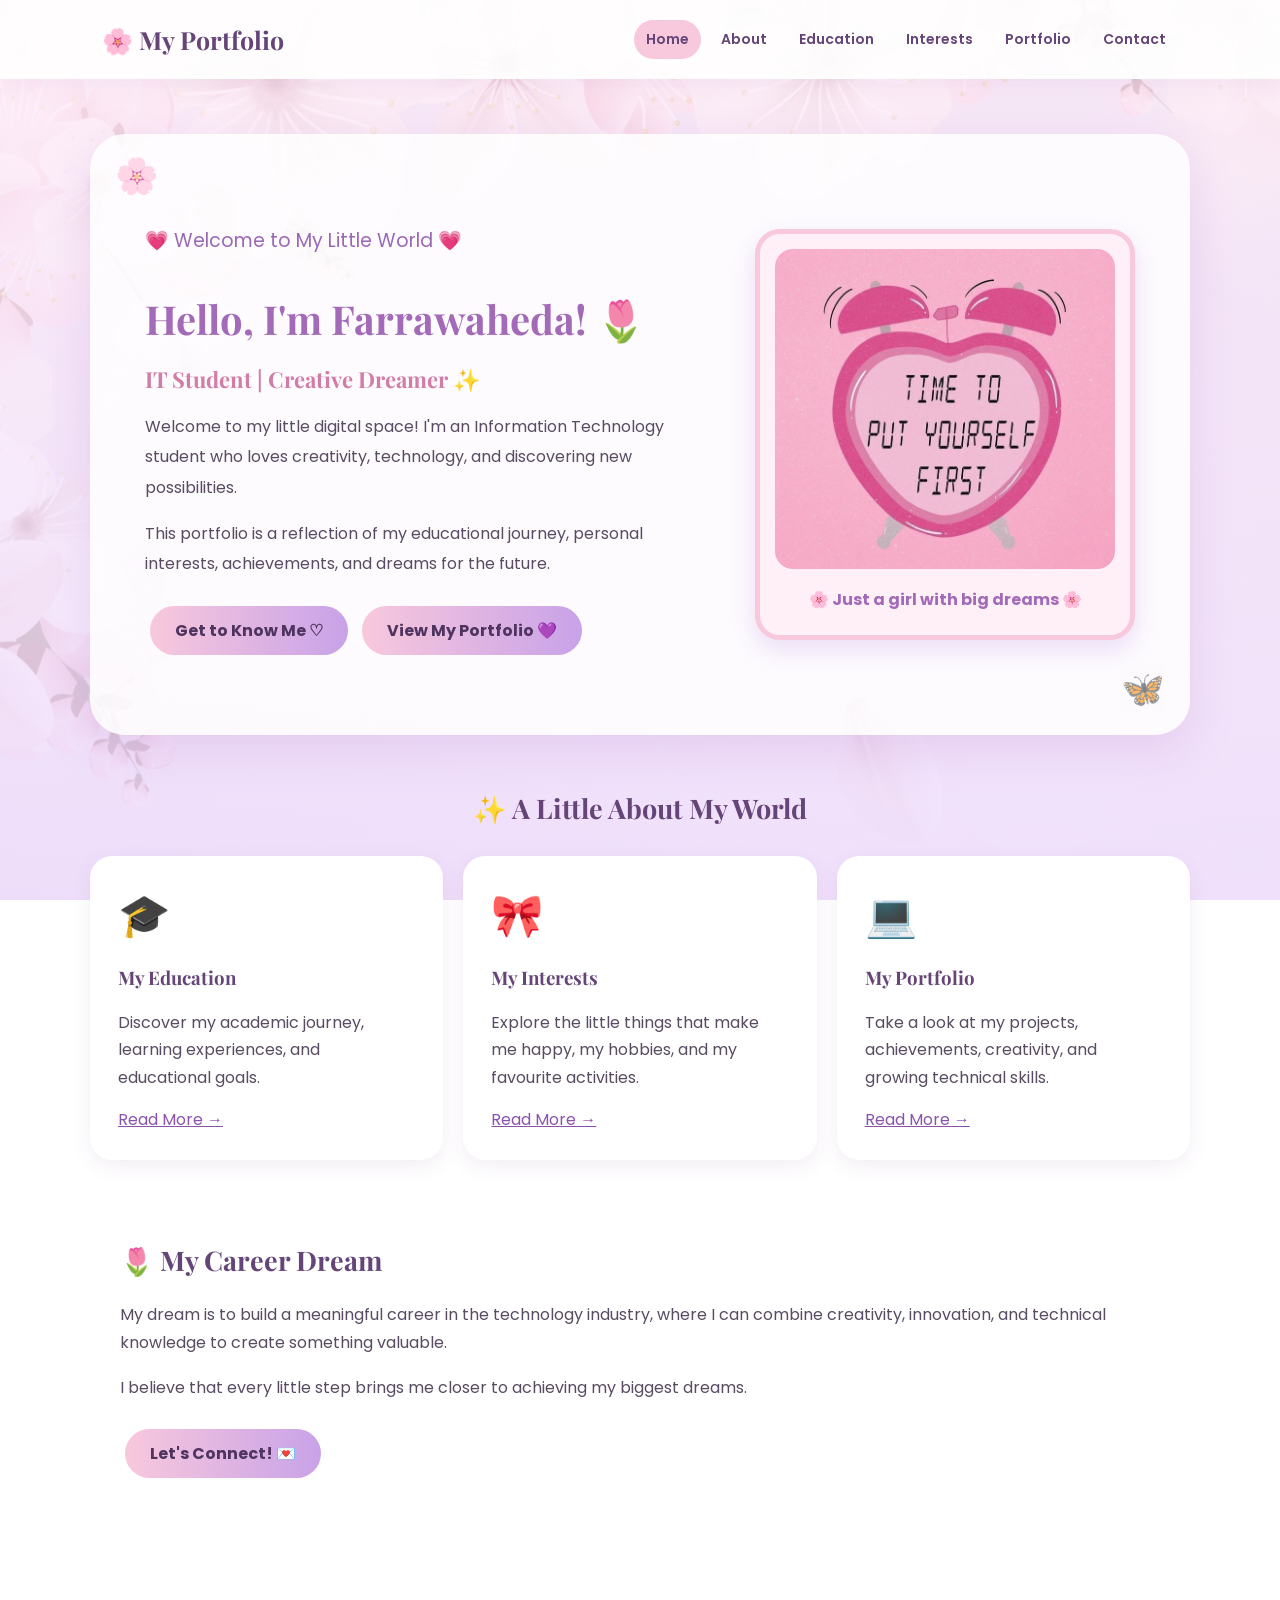
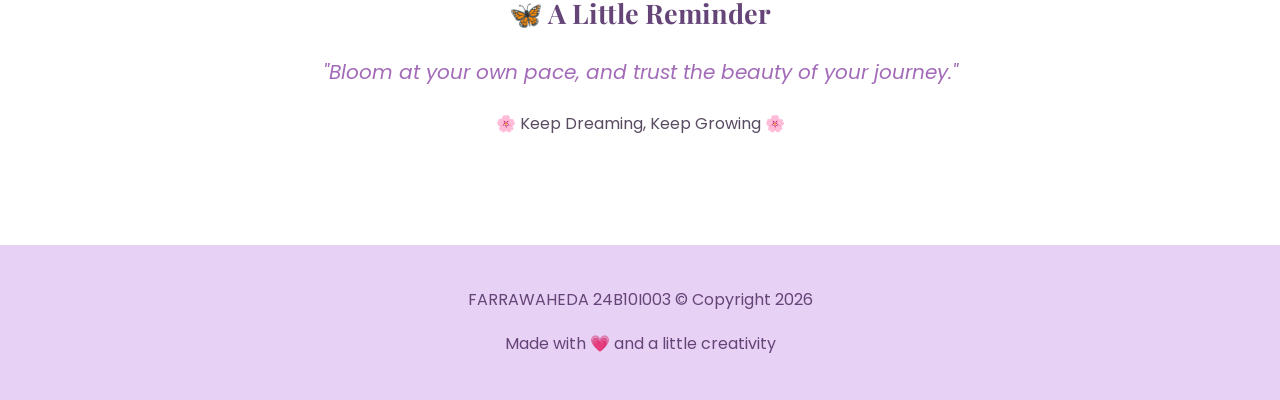
<file: index.html>
<!DOCTYPE html>
<html lang="en">

<head>
  <meta charset="UTF-8">
  <meta name="viewport"
        content="width=device-width, initial-scale=1.0">

  <title>Farrawaheda | My Portfolio</title>

  <link rel="stylesheet" href="style.css">
</head>

<body>

<!-- NAVIGATION BAR -->

<header>

  <a class="logo" href="index.html">
    🌸 My Portfolio
  </a>

  <nav>
    <a class="active" href="index.html">Home</a>
    <a href="about.html">About</a>
    <a href="education.html">Education</a>
    <a href="myinterest.html">Interests</a>
    <a href="portfolio.html">Portfolio</a>
    <a href="contact.html">Contact</a>
  </nav>

</header>

<main>

  <!-- WELCOME SECTION -->

  <section class="hero" id="welcome">

    <div class="simple-home">

      <!-- INTRODUCTION -->

      <div class="home-intro">

        <p class="subtitle">
          💗 Welcome to My Little World 💗
        </p>

        <h1>
          Hello, I'm Farrawaheda! 🌷
        </h1>

        <h2>
          IT Student | Creative Dreamer ✨
        </h2>

        <p>
          Welcome to my little digital space!
          I'm an Information Technology student
          who loves creativity, technology,
          and discovering new possibilities.
        </p>

        <p>
          This portfolio is a reflection
          of my educational journey,
          personal interests, achievements,
          and dreams for the future.
        </p>

        <a class="btn" href="about.html">
          Get to Know Me ♡
        </a>

        <a class="btn" href="portfolio.html">
          View My Portfolio 💜
        </a>

      </div>

      <!-- ONE PROFILE PHOTO -->

      <div class="simple-home-photo">

        <img src="images/photo1.jpg"
             alt="Quotes">

        <p>
          🌸 Just a girl with big dreams 🌸
        </p>

      </div>

    </div>

  </section>


  <!-- HIGHLIGHTS SECTION -->

  <h2 class="section-title" id="highlights">
    ✨ A Little About My World
  </h2>

  <div class="cards">

    <!-- EDUCATION CARD -->

    <div class="card">

      <div class="icon">🎓</div>

      <h3>My Education</h3>

      <p>
        Discover my academic journey,
        learning experiences,
        and educational goals.
      </p>

      <a href="education.html">
        Read More →
      </a>

    </div>


    <!-- INTERESTS CARD -->

    <div class="card">

      <div class="icon">🎀</div>

      <h3>My Interests</h3>

      <p>
        Explore the little things
        that make me happy,
        my hobbies, and
        my favourite activities.
      </p>

      <a href="myinterest.html">
        Read More →
      </a>

    </div>


    <!-- PORTFOLIO CARD -->

    <div class="card">

      <div class="icon">💻</div>

      <h3>My Portfolio</h3>

      <p>
        Take a look at my
        projects, achievements,
        creativity, and
        growing technical skills.
      </p>

      <a href="portfolio.html">
        Read More →
      </a>

    </div>

  </div>


  <!-- CAREER DREAM -->

  <section class="banner">

    <h2>🌷 My Career Dream</h2>

    <p>
      My dream is to build a meaningful
      career in the technology industry,
      where I can combine creativity,
      innovation, and technical knowledge
      to create something valuable.
    </p>

    <p>
      I believe that every little step
      brings me closer to achieving
      my biggest dreams.
    </p>

    <a class="btn" href="contact.html">
      Let's Connect! 💌
    </a>

  </section>


  <!-- FAVOURITE QUOTE -->

  <section class="banner"
           style="text-align:center;">

    <h2>🦋 A Little Reminder</h2>

    <p style="font-style:italic;
              font-size:20px;
              color:#a36ab8;">

      "Bloom at your own pace,
      and trust the beauty
      of your journey."

    </p>

    <p>🌸 Keep Dreaming, Keep Growing 🌸</p>

  </section>

</main>


<!-- FOOTER -->

<footer>

  <p>
    FARRAWAHEDA 24B10I003
    &copy; Copyright 2026
  </p>

  <p>
    Made with 💗 and a little creativity
  </p>

</footer>

</body>
</html>
</file>
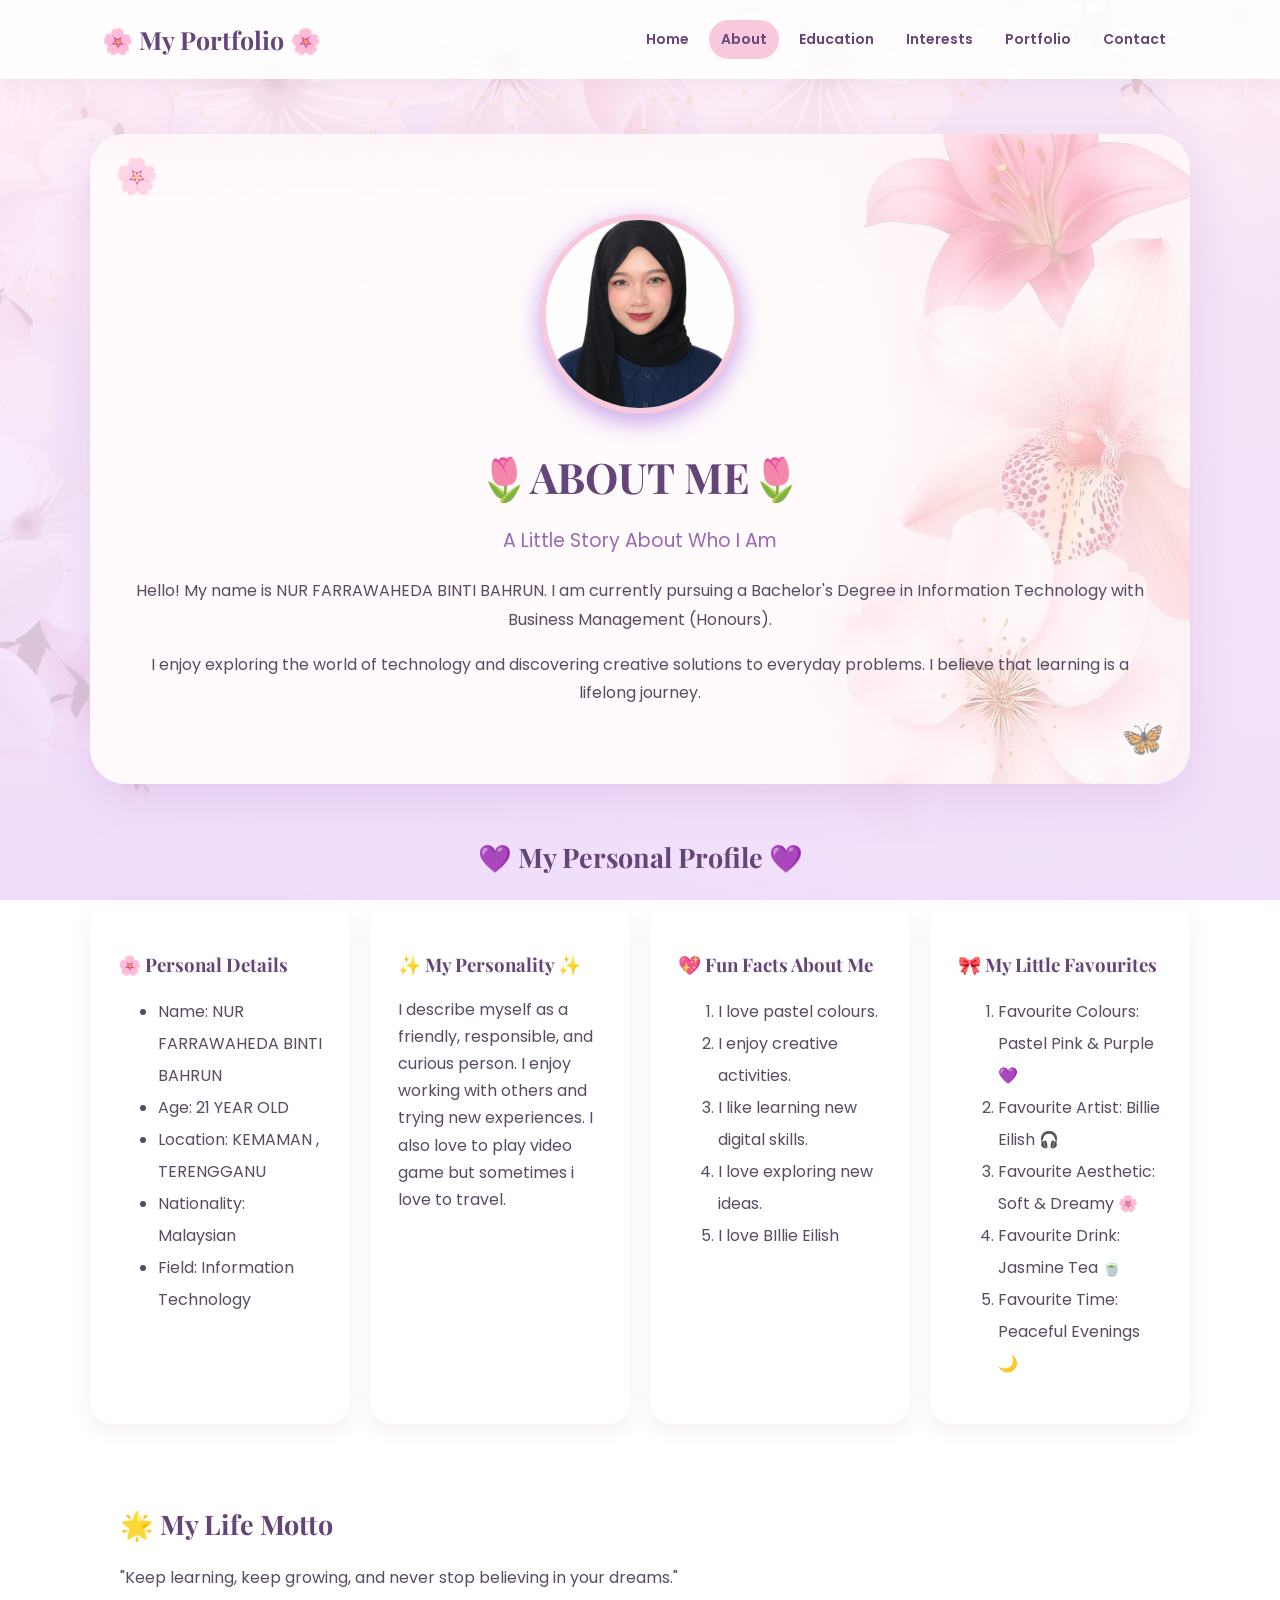
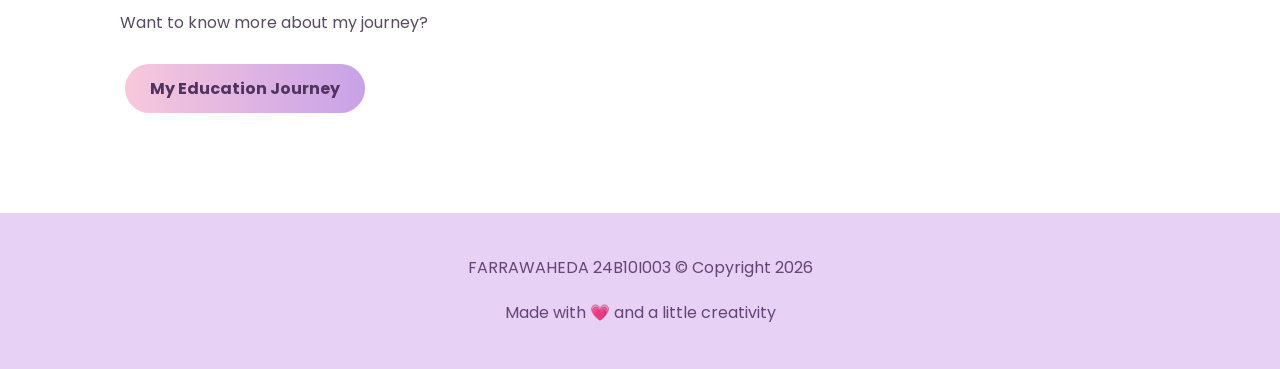
<file: about.html>
<!DOCTYPE html>
<html lang="en">
<head>
  <meta charset="UTF-8">
  <meta name="viewport"
        content="width=device-width, initial-scale=1.0">
  <title>About Me | My Portfolio</title>
  <link rel="stylesheet" href="style.css">
</head>

<body>

<header>
  <a class="logo" href="index.html">
    🌸 My Portfolio   🌸
  </a>

  <nav>
    <a href="index.html">Home</a>
    <a class="active" href="about.html">About</a>
    <a href="education.html">Education</a>
    <a href="myinterests.html">Interests</a>
    <a href="portfolio.html">Portfolio</a>
    <a href="contact.html">Contact</a>
  </nav>
</header>

<main>


<section class="hero about-hero">


    
<img src="images/iPhoto.jpeg"
     alt="My Profile Picture"
     class="profile">


    <h1>🌷ABOUT ME🌷</h1>

    <p class="subtitle">
      A Little Story About Who I Am
    </p>

    <p>
      Hello! My name is NUR FARRAWAHEDA BINTI BAHRUN.
      I am currently pursuing a Bachelor's
      Degree in Information Technology
      with Business Management (Honours).
    </p>

    <p>
      I enjoy exploring the world of
      technology and discovering creative
      solutions to everyday problems.
      I believe that learning is a
      lifelong journey.
     
    </p>

  </section>

  <h2 class="section-title">
    💜 My Personal Profile 💜
  </h2>

  <div class="cards">

    <div class="card">
      <h3>🌸 Personal Details</h3>
      <ul>
        <li>Name: NUR FARRAWAHEDA BINTI BAHRUN</li>
        <li>Age: 21 YEAR OLD</li>
        <li>Location: KEMAMAN , TERENGGANU</li>
        <li>Nationality: Malaysian</li>
        <li>Field: Information Technology</li>
      </ul>
    </div>

    <div class="card">
      <h3>✨ My Personality ✨</h3>
      <p>
        I describe myself as a friendly,
        responsible, and curious person.
        I enjoy working with others and
        trying new experiences.
         I also love to play video game
      but sometimes i love to travel.
      </p>
    </div>

    <div class="card">
      <h3>💖 Fun Facts About Me</h3>
      <ol>
        <li>I love pastel colours.</li>
        <li>I enjoy creative activities.</li>
        <li>I like learning new digital skills.</li>
        <li>I love exploring new ideas.</li>
        <li>I love BIllie Eilish
      </ol>
    </div>
 

<div class="card">
  <h3>🎀 My Little Favourites</h3>

  <ol>
    <li>Favourite Colours: Pastel Pink & Purple 💜</li>
    <li>Favourite Artist: Billie Eilish 🎧</li>
    <li>Favourite Aesthetic: Soft & Dreamy 🌸</li>
    <li>Favourite Drink: Jasmine Tea 🍵</li>
    <li>Favourite Time: Peaceful Evenings 🌙</li>
  </ol>
</div>

  </div>

  <section class="banner">
    <h2>🌟 My Life Motto</h2>

    <p>
      "Keep learning, keep growing,
      and never stop believing
      in your dreams."
    </p>

    <p>
      Want to know more about my journey?
    </p>

    <a class="btn" href="education.html">
      My Education Journey
    </a>
  </section>

</main>

<footer>
  <p>
    FARRAWAHEDA 24B10I003
    &copy; Copyright 2026
  </p>
  <p>Made with 💗 and a little creativity</p>
</footer>

</body>
</html>
</file>
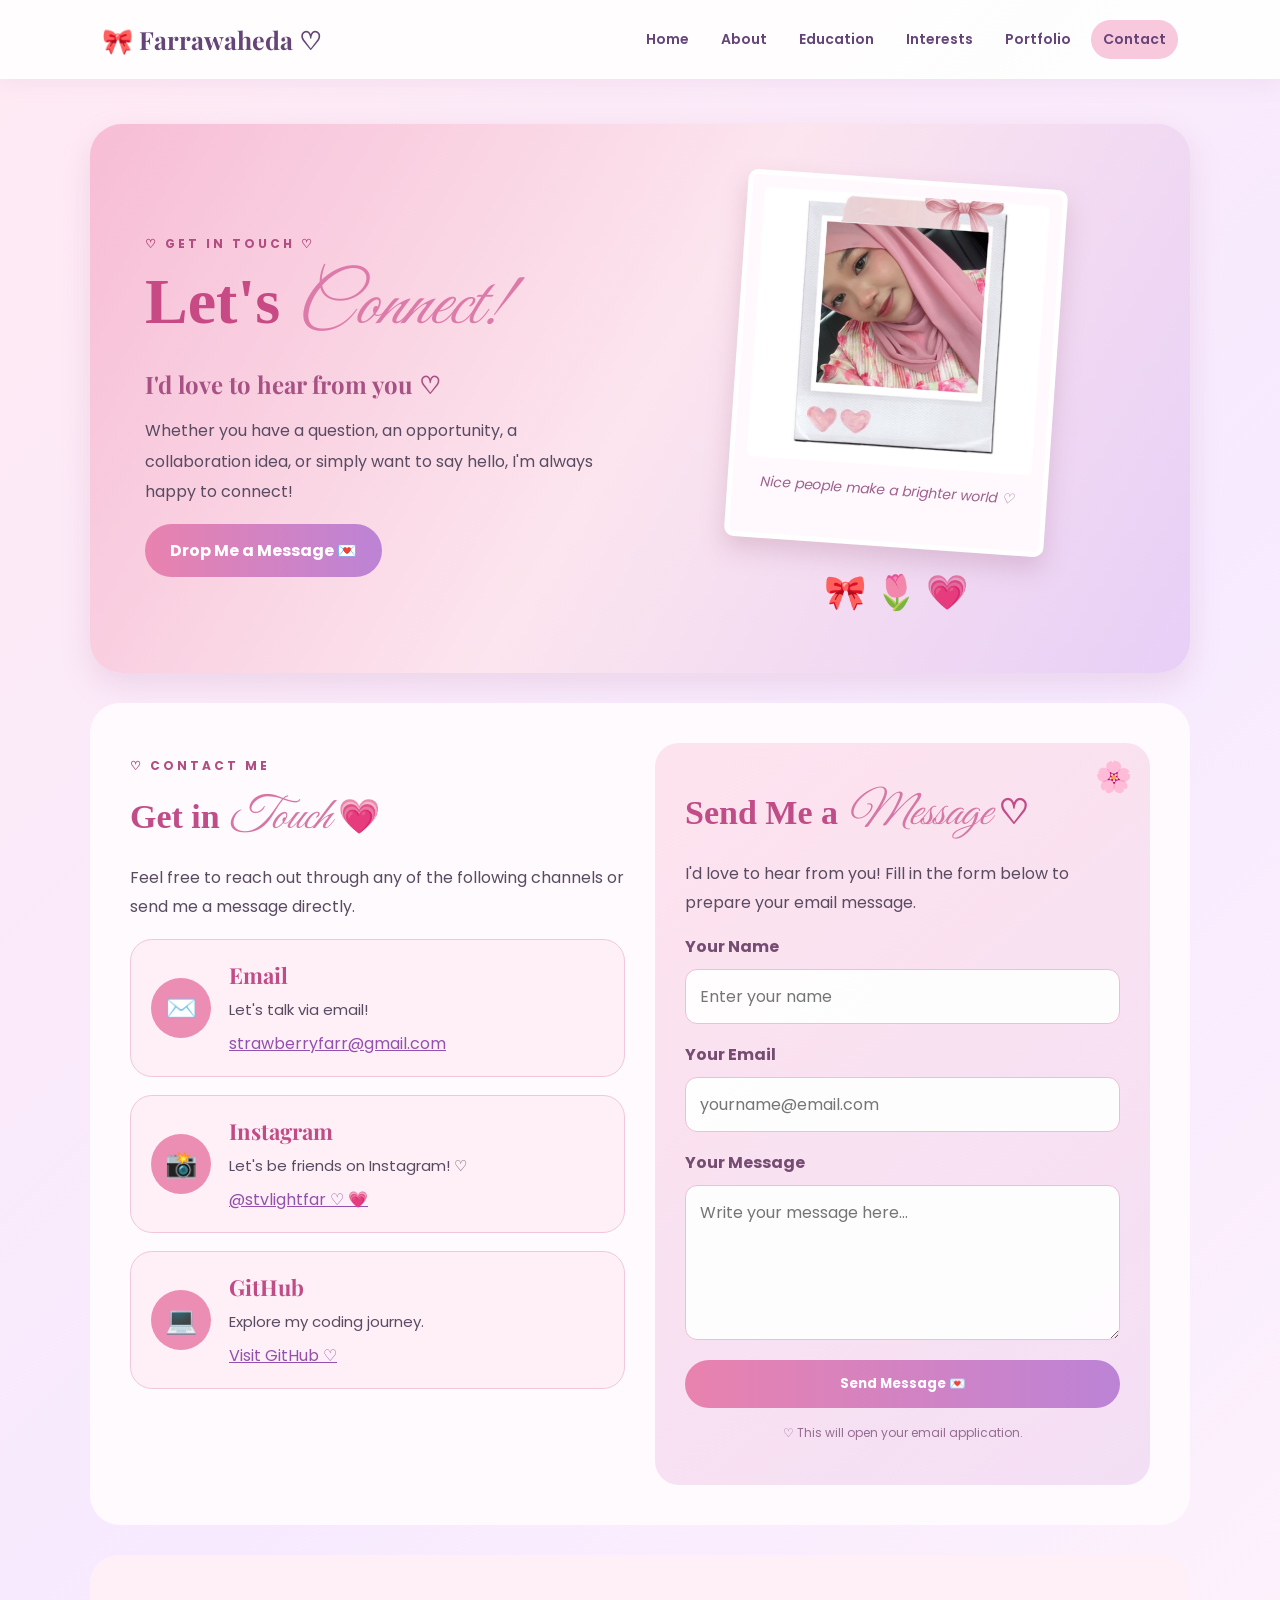
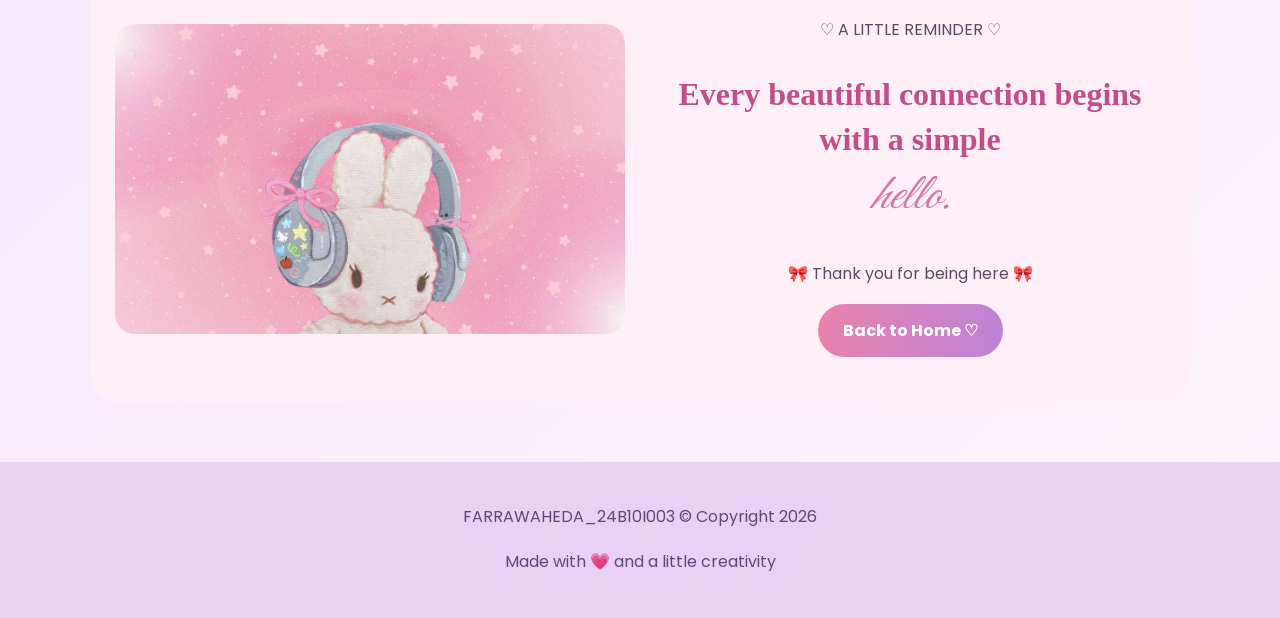
<file: contact.html>
<!DOCTYPE html>
<html lang="en">
<head>
  <meta charset="UTF-8">
  <meta name="viewport"
        content="width=device-width, initial-scale=1.0">
  <title>Contact Me | Farrawaheda</title>
  <link rel="stylesheet" href="style.css">
</head>

<body class="contact-page">

<header>
  <a href="index.html" class="logo">
    🎀 Farrawaheda ♡
  </a>

  <nav>
    <a href="index.html">Home</a>
    <a href="about.html">About</a>
    <a href="education.html">Education</a>
    <a href="myinterest.html">Interests</a>
    <a href="portfolio.html">Portfolio</a>
    <a href="contact.html" class="active">Contact</a>
  </nav>
</header>

<main>

  <!-- HERO -->
  <section class="contact-hero">
    <div class="contact-hero-text">
      <p class="contact-eyebrow">♡ GET IN TOUCH ♡</p>

      <h1>
        Let's <span>Connect!</span>
      </h1>

      <h2>I'd love to hear from you ♡</h2>

      <p>
        Whether you have a question,
        an opportunity, a collaboration
        idea, or simply want to say hello,
        I'm always happy to connect!
      </p>

      <a href="#message-form" class="contact-btn">
        Drop Me a Message 💌
      </a>
    </div>

    <div class="contact-hero-art">
      <div class="contact-polaroid">
        <img src="images/photo7.jpeg"
             alt="My favourite photo">
        <p>Nice people make a brighter world ♡</p>
      </div>

      <div class="contact-decoration">
        🎀 🌷 💗
      </div>
    </div>
  </section>

  <!-- CONTACT CONTENT -->
  <section class="contact-content">

    <!-- LEFT -->
    <div class="contact-details">
      <p class="contact-eyebrow">♡ CONTACT ME</p>

      <h2>Get in <em>Touch</em> 💗</h2>

      <p>
        Feel free to reach out through
        any of the following channels
        or send me a message directly.
      </p>

      <!-- EMAIL -->
      <div class="contact-method">
        <span class="method-icon">✉️</span>

        <div class="method-info">
          <h3>Email</h3>
          <p>Let's talk via email!</p>
          <a href="mailto:strawberryfarr@gmail.com">
            strawberryfarr@gmail.com
          </a>
        </div>
      </div>

      <!-- INSTAGRAM -->
      <div class="contact-method">
        <span class="method-icon">📸</span>

        <div class="method-info">
          <h3>Instagram</h3>
          <p>Let's be friends on Instagram! ♡</p>
          <a href="https://www.instagram.com/stvlightfar/"
             target="_blank"
             rel="noopener">
            @stvlightfar ♡ 💗
          </a>
        </div>
      </div>

      <!-- GITHUB -->
      <div class="contact-method">
        <span class="method-icon">💻</span>

        <div class="method-info">
          <h3>GitHub</h3>
          <p>Explore my coding journey.</p>
          <a href="https://github.com/"
             target="_blank"
             rel="noopener">
            Visit GitHub ♡
          </a>
        </div>
      </div>
    </div>

    <!-- RIGHT -->
    <div class="contact-form-box" id="message-form">
      <div class="form-decoration">🌸</div>

      <h2>Send Me a <em>Message</em> ♡</h2>

      <p>
        I'd love to hear from you!
        Fill in the form below
        to prepare your email message.
      </p>

      <form id="contactForm">
        <label for="contact-name">Your Name</label>
        <input type="text"
               id="contact-name"
               placeholder="Enter your name"
               required>

        <label for="contact-email">Your Email</label>
        <input type="email"
               id="contact-email"
               placeholder="yourname@email.com"
               required>

        <label for="contact-message">Your Message</label>
        <textarea id="contact-message"
                  rows="5"
                  placeholder="Write your message here..."
                  required></textarea>

        <button type="submit" class="contact-btn send-btn">
          Send Message 💌
        </button>
      </form>

      <p class="form-note">
        ♡ This will open your email application.
      </p>
    </div>

  </section>

  <!-- GOODBYE SECTION -->
  <section class="contact-goodbye">
    <div class="goodbye-picture">
      <img src="images/photo8.jpg"
           alt="Beautiful pink flowers">
    </div>

    <div class="goodbye-text">
      <p>♡ A LITTLE REMINDER ♡</p>

      <h2>
        Every beautiful connection
        begins with a simple
        <em>hello.</em>
      </h2>

      <p>🎀 Thank you for being here 🎀</p>

      <a href="index.html" class="contact-btn">
        Back to Home ♡
      </a>
    </div>
  </section>

</main>

<footer>
  <p>
    FARRAWAHEDA_24B10I003
    &copy; Copyright 2026
  </p>
  <p>Made with 💗 and a little creativity</p>
</footer>

<script>
document.getElementById("contactForm")
  .addEventListener("submit", function(event) {
    event.preventDefault();

    const name =
      document.getElementById("contact-name").value;

    const email =
      document.getElementById("contact-email").value;

    const message =
      document.getElementById("contact-message").value;

    const subject = encodeURIComponent(
      "Message From Farrawaheda's Portfolio"
    );

    const body = encodeURIComponent(
      "Name: " + name + "\n" +
      "Email: " + email + "\n\n" +
      "Message:\n" + message
    );

    window.location.href =
      "mailto:strawberryfarr@gmail.com" +
      "?subject=" + subject +
      "&body=" + body;
  });
</script>

</body>
</html>
</file>
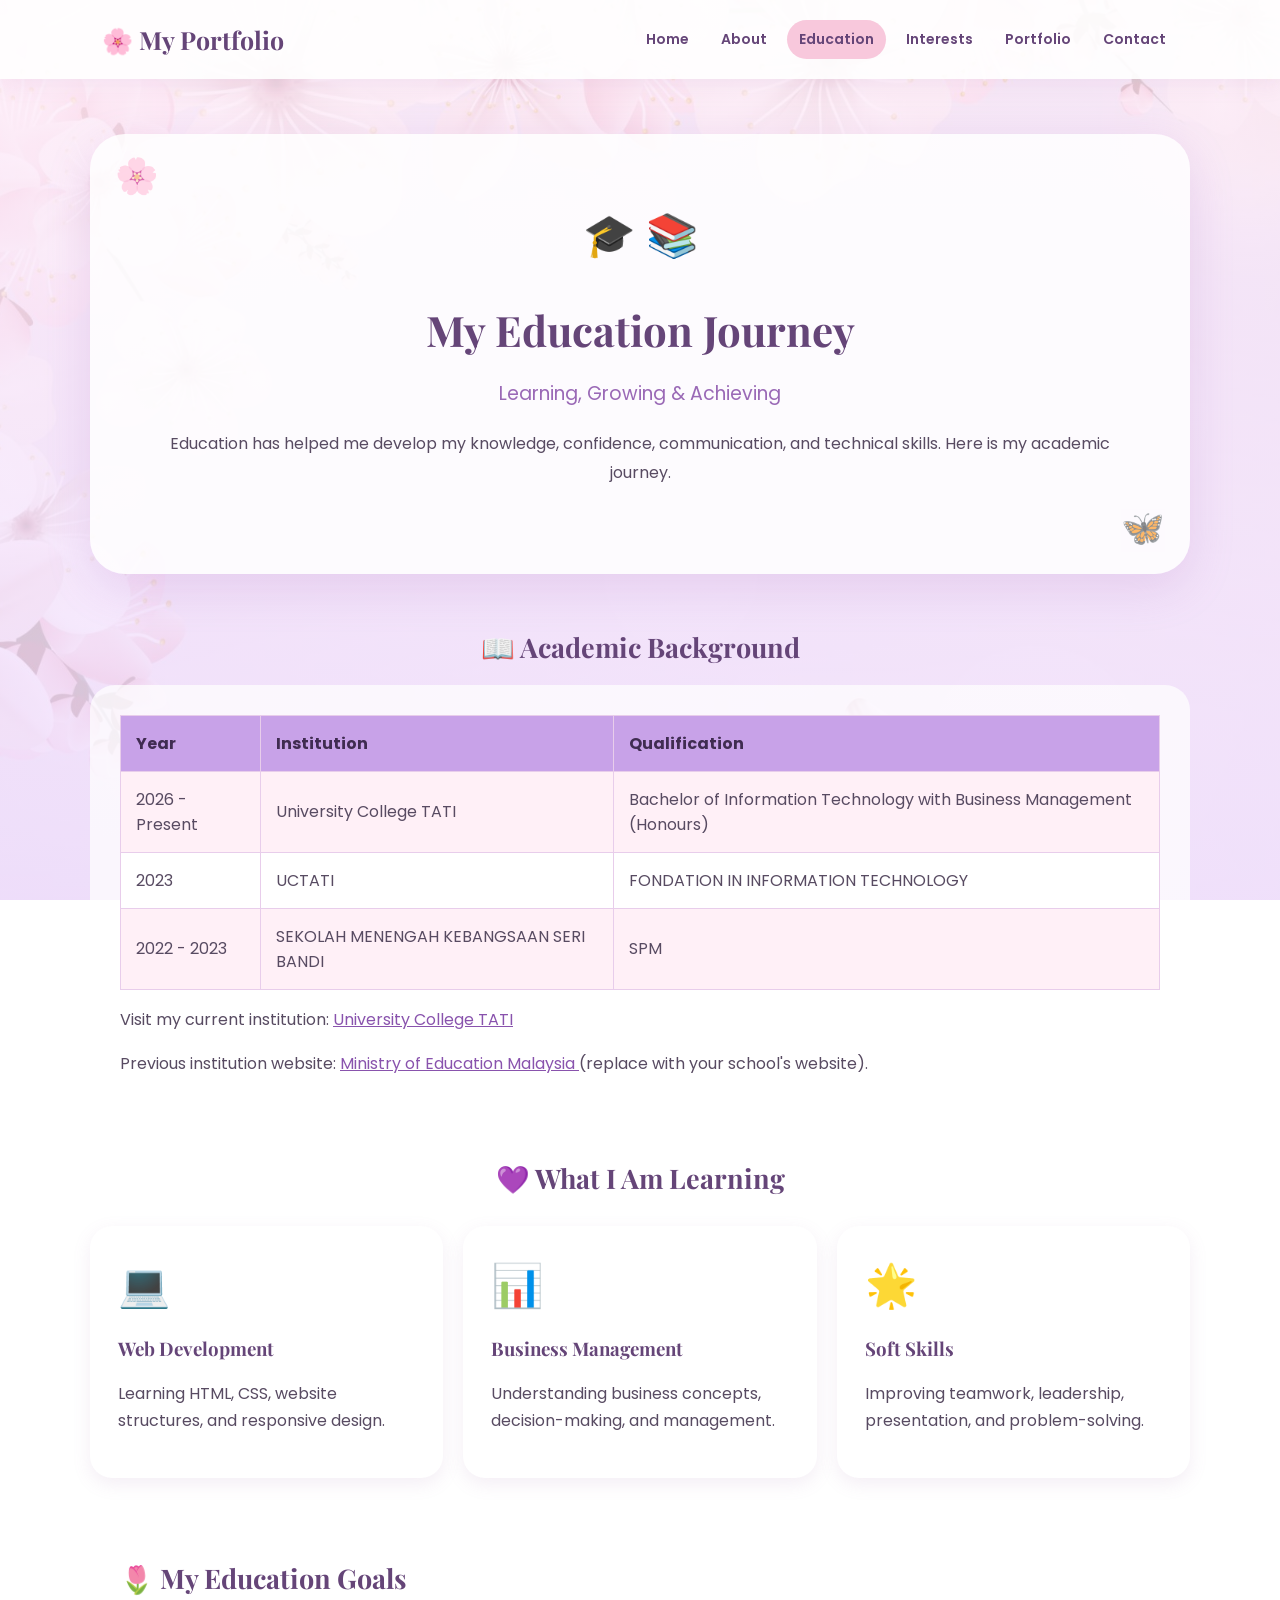
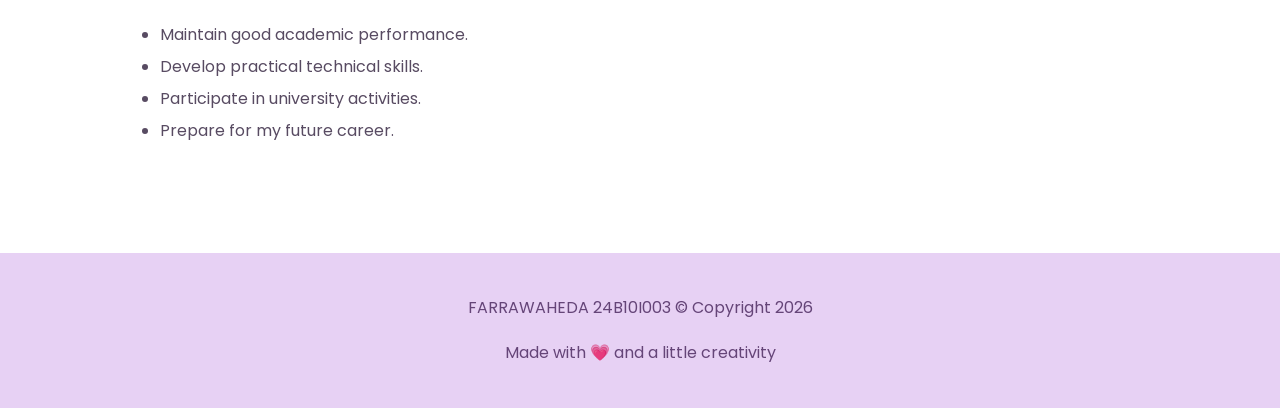
<file: education.html>
<!DOCTYPE html>
<html lang="en">
<head>
  <meta charset="UTF-8">
  <meta name="viewport"
        content="width=device-width, initial-scale=1.0">
  <title>My Education | My Portfolio</title>
  <link rel="stylesheet" href="style.css">
</head>

<body>

<header>
  <a class="logo" href="index.html">
    🌸 My Portfolio
  </a>

  <nav>
    <a href="index.html">Home</a>
    <a href="about.html">About</a>
    <a class="active" href="education.html">Education</a>
    <a href="myinterests.html">Interests</a>
    <a href="portfolio.html">Portfolio</a>
    <a href="contact.html">Contact</a>
  </nav>
</header>

<main>

  <section class="hero">
    <div class="icon">🎓 📚</div>

    <h1>My Education Journey</h1>

    <p class="subtitle">
      Learning, Growing & Achieving
    </p>

    <p>
      Education has helped me develop
      my knowledge, confidence,
      communication, and technical skills.
      Here is my academic journey.
    </p>
  </section>

  <h2 class="section-title">
    📖 Academic Background
  </h2>

  <div class="banner">
    <div class="table-wrap">
      <table>
        <tr>
          <th>Year</th>
          <th>Institution</th>
          <th>Qualification</th>
        </tr>

        <tr>
          <td>2026 - Present</td>
          <td>University College TATI</td>
          <td>
            Bachelor of Information Technology
            with Business Management (Honours)
          </td>
        </tr>

        <tr>
          <td>2023</td>
          <td>UCTATI </td>
          <td>FONDATION IN INFORMATION TECHNOLOGY</td>
        </tr>

        <tr>
          <td>2022 - 2023</td>
          <td>SEKOLAH MENENGAH KEBANGSAAN SERI BANDI</td>
          <td>SPM</td>
        </tr>
      </table>
    </div>

    <p>
      Visit my current institution:
      <a href="https://www.tatiuc.edu.my/"
         target="_blank" rel="noopener">
        University College TATI
      </a>
    </p>
    <p>
      Previous institution website:
      <a href="https://www.moe.gov.my/"
         target="_blank" rel="noopener">
        Ministry of Education Malaysia
      </a>
      (replace with your school's website).
    </p>
  </div>

  <h2 class="section-title">
    💜 What I Am Learning
  </h2>

  <div class="cards">
    <div class="card">
      <div class="icon">💻</div>
      <h3>Web Development</h3>
      <p>
        Learning HTML, CSS,
        website structures,
        and responsive design.
      </p>
    </div>

    <div class="card">
      <div class="icon">📊</div>
      <h3>Business Management</h3>
      <p>
        Understanding business concepts,
        decision-making, and management.
      </p>
    </div>

    <div class="card">
      <div class="icon">🌟</div>
      <h3>Soft Skills</h3>
      <p>
        Improving teamwork,
        leadership, presentation,
        and problem-solving.
      </p>
    </div>
  </div>

  <section class="banner">
    <h2>🌷 My Education Goals</h2>
    <ul>
      <li>Maintain good academic performance.</li>
      <li>Develop practical technical skills.</li>
      <li>Participate in university activities.</li>
      <li>Prepare for my future career.</li>
    </ul>
  </section>

</main>

<footer>
  <p>
    FARRAWAHEDA 24B10I003
    &copy; Copyright 2026
  </p>
  <p>Made with 💗 and a little creativity</p>
</footer>

</body>
</html>
</file>
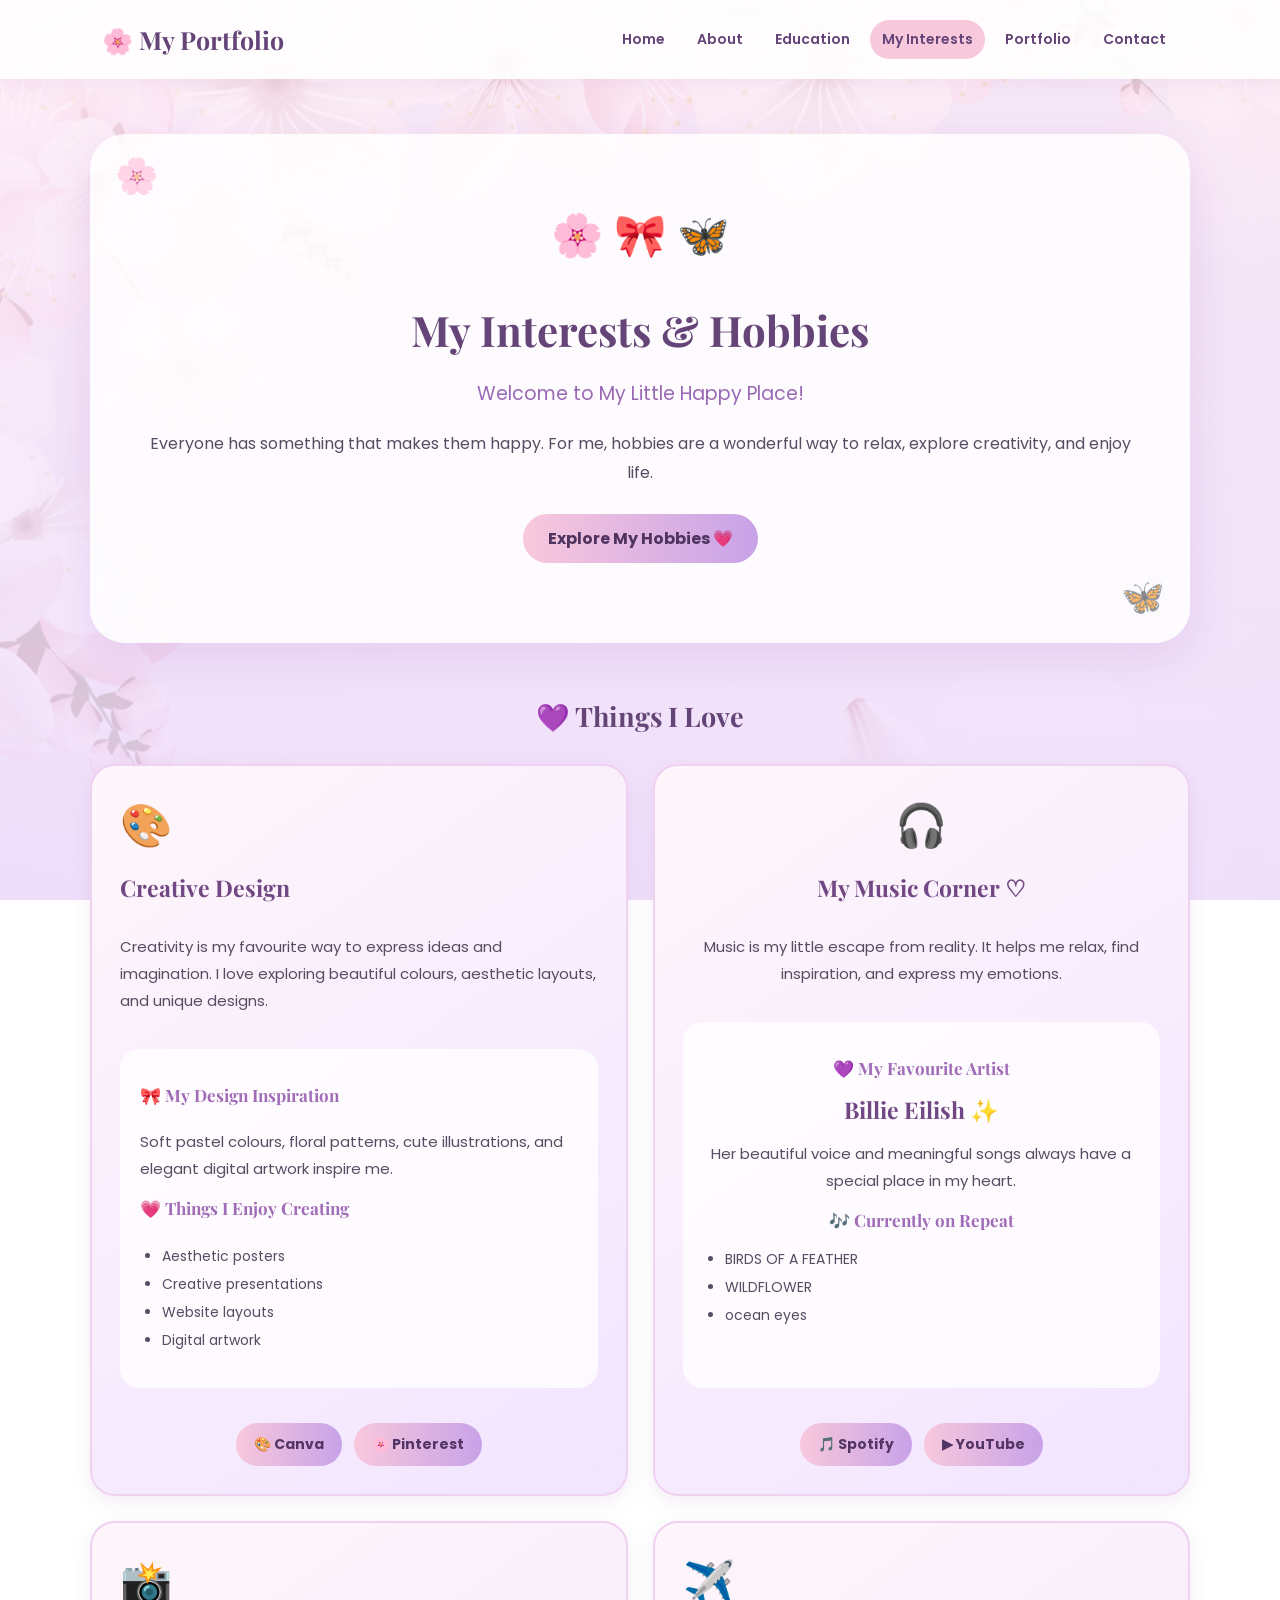
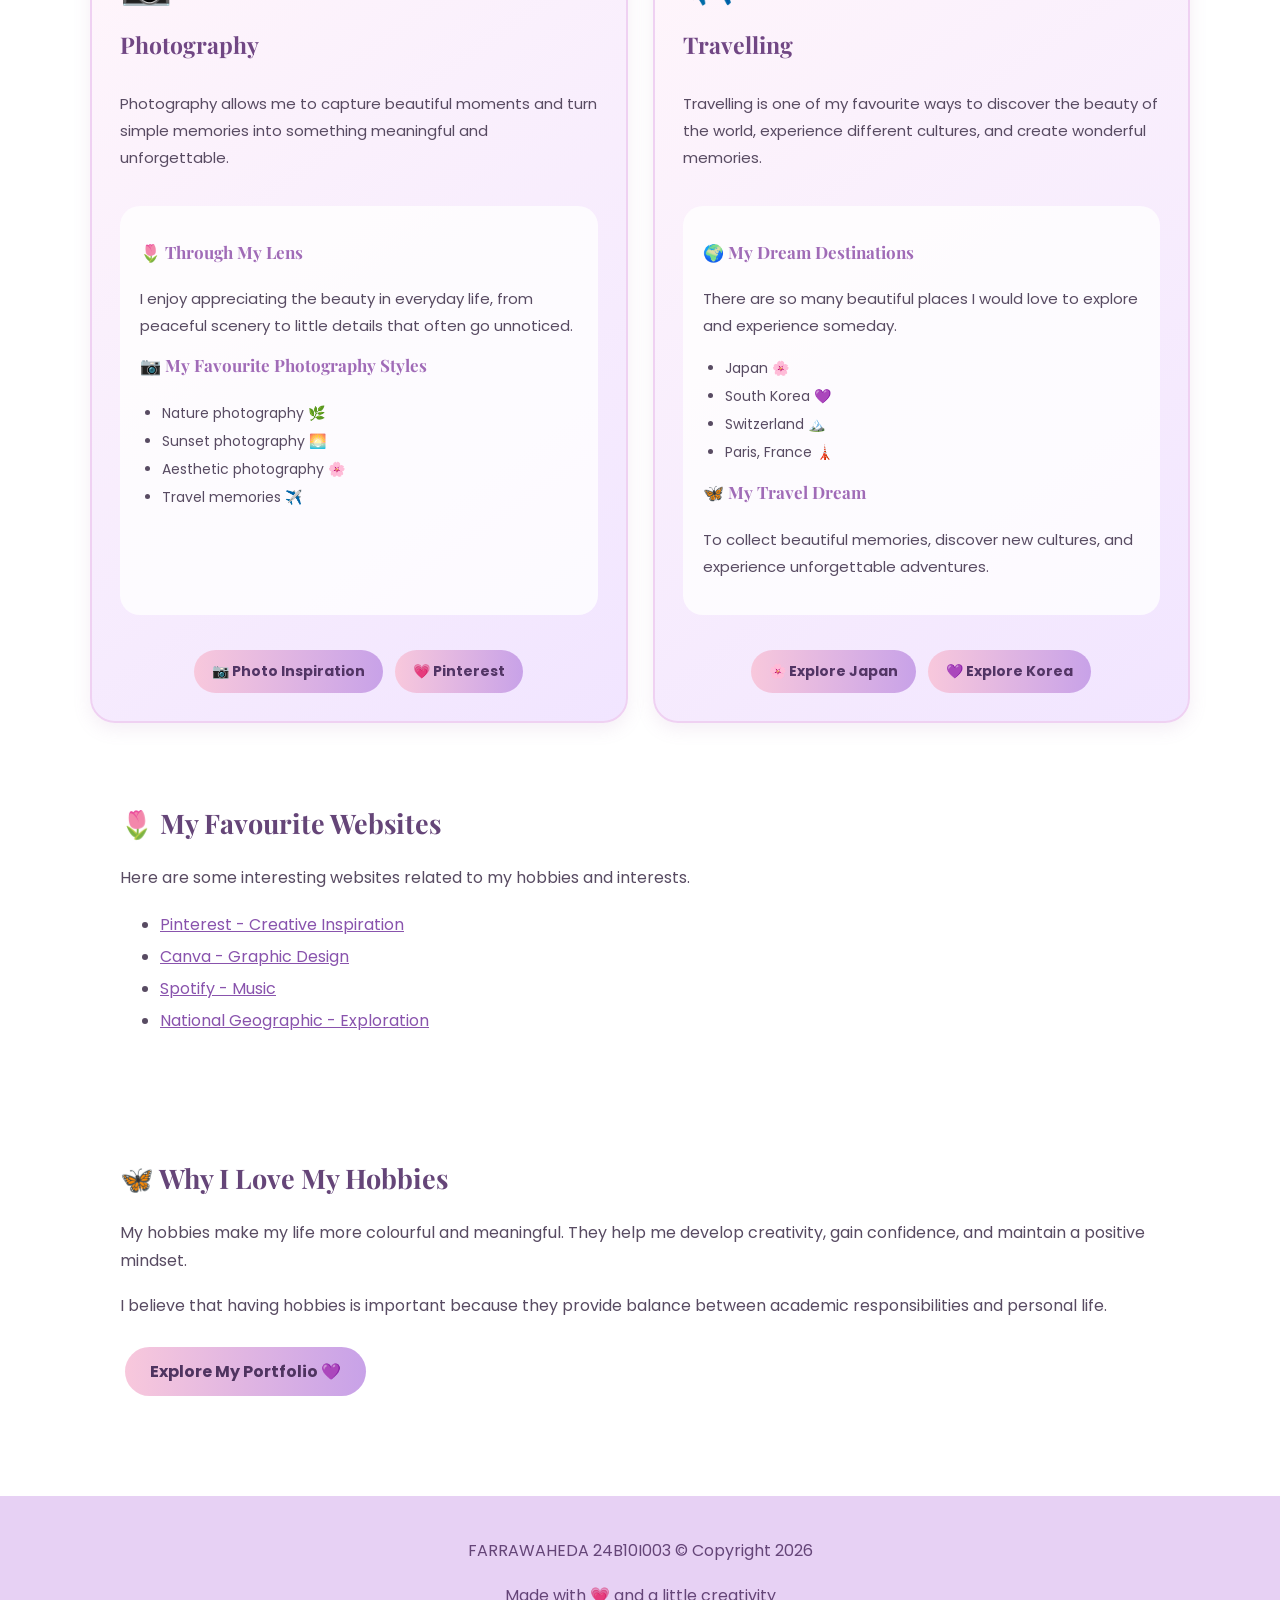
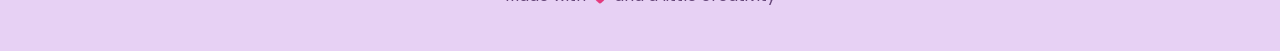
<file: myinterests.html>
<!DOCTYPE html>
<html lang="en">

<head>
  <meta charset="UTF-8">
  <meta name="viewport"
        content="width=device-width, initial-scale=1.0">

  <title>My Interests | Farrawaheda</title>
  <link rel="stylesheet" href="style.css">
</head>

<body>

<!-- NAVIGATION BAR -->

<header>
  <a class="logo" href="index.html">
    🌸 My Portfolio
  </a>

  <nav>
    <a href="index.html">Home</a>
    <a href="about.html">About</a>
    <a href="education.html">Education</a>
    <a href="myinterest.html" class="active">
      My Interests
    </a>
    <a href="portfolio.html">Portfolio</a>
    <a href="contact.html">Contact</a>
  </nav>
</header>

<main>

  <!-- WELCOME SECTION -->

  <section class="hero">

    <div class="icon">🌸 🎀 🦋</div>

    <h1>My Interests & Hobbies</h1>

    <p class="subtitle">
      Welcome to My Little Happy Place!
    </p>

    <p>
      Everyone has something that makes
      them happy. For me, hobbies are
      a wonderful way to relax, explore
      creativity, and enjoy life.
    </p>

    <a class="btn" href="#hobbies">
      Explore My Hobbies 💗
    </a>

  </section>

  <!-- THINGS I LOVE -->

  <h2 class="section-title" id="hobbies">
    💜 Things I Love
  </h2>

  <div class="cards hobbies-grid">

    <!-- CARD 1: CREATIVE DESIGN -->

    <div class="card hobby-special">

      <div class="icon">🎨</div>

      <h3>Creative Design</h3>

      <p>
        Creativity is my favourite way to
        express ideas and imagination.
        I love exploring beautiful colours,
        aesthetic layouts, and unique designs.
      </p>

      <div class="hobby-extra">

        <h4>🎀 My Design Inspiration</h4>

        <p>
          Soft pastel colours, floral patterns,
          cute illustrations, and elegant
          digital artwork inspire me.
        </p>

        <h4>💗 Things I Enjoy Creating</h4>

        <ul>
          <li>Aesthetic posters</li>
          <li>Creative presentations</li>
          <li>Website layouts</li>
          <li>Digital artwork</li>
        </ul>

      </div>

      <div class="hobby-buttons">

        <a href="https://www.canva.com/"
           target="_blank" rel="noopener">
          🎨 Canva
        </a>

        <a href="https://www.pinterest.com/"
           target="_blank" rel="noopener">
          🌸 Pinterest
        </a>

      </div>

    </div>


    <!-- CARD 2: MUSIC CORNER -->

    <div class="card music-card">

      <div class="icon">🎧</div>

      <h3>My Music Corner ♡</h3>

      <p>
        Music is my little escape from reality.
        It helps me relax, find inspiration,
        and express my emotions.
      </p>

      <div class="music-favourite">

        <h4>💜 My Favourite Artist</h4>

        <h3>Billie Eilish ✨</h3>

        <p>
          Her beautiful voice and meaningful
          songs always have a special
          place in my heart.
        </p>

        <h4>🎶 Currently on Repeat</h4>

        <ul>
          <li>BIRDS OF A FEATHER</li>
          <li>WILDFLOWER</li>
          <li>ocean eyes</li>
        </ul>

      </div>

      <div class="music-buttons">

        <a href="https://open.spotify.com/artist/6qqNVTkY8uBg9cP3Jd7DAH"
           target="_blank" rel="noopener">
          🎵 Spotify
        </a>

        <a href="https://www.youtube.com/@BillieEilish"
           target="_blank" rel="noopener">
          ▶ YouTube
        </a>

      </div>

    </div>


    <!-- CARD 3: PHOTOGRAPHY -->

    <div class="card hobby-special">

      <div class="icon">📸</div>

      <h3>Photography</h3>

      <p>
        Photography allows me to capture
        beautiful moments and turn
        simple memories into something
        meaningful and unforgettable.
      </p>

      <div class="hobby-extra">

        <h4>🌷 Through My Lens</h4>

        <p>
          I enjoy appreciating the beauty
          in everyday life, from peaceful
          scenery to little details
          that often go unnoticed.
        </p>

        <h4>📷 My Favourite Photography Styles</h4>

        <ul>
          <li>Nature photography 🌿</li>
          <li>Sunset photography 🌅</li>
          <li>Aesthetic photography 🌸</li>
          <li>Travel memories ✈️</li>
        </ul>

      </div>

      <div class="hobby-buttons">

        <a href="https://unsplash.com/"
           target="_blank" rel="noopener">
          📷 Photo Inspiration
        </a>

        <a href="https://www.pinterest.com/"
           target="_blank" rel="noopener">
          💗 Pinterest
        </a>

      </div>

    </div>


    <!-- CARD 4: TRAVELLING -->

    <div class="card hobby-special">

      <div class="icon">✈️</div>

      <h3>Travelling</h3>

      <p>
        Travelling is one of my favourite
        ways to discover the beauty of
        the world, experience different
        cultures, and create wonderful
        memories.
      </p>

      <div class="hobby-extra">

        <h4>🌍 My Dream Destinations</h4>

        <p>
          There are so many beautiful
          places I would love to explore
          and experience someday.
        </p>

        <ul>
          <li>Japan 🌸</li>
          <li>South Korea 💜</li>
          <li>Switzerland 🏔️</li>
          <li>Paris, France 🗼</li>
        </ul>

        <h4>🦋 My Travel Dream</h4>

        <p>
          To collect beautiful memories,
          discover new cultures, and
          experience unforgettable adventures.
        </p>

      </div>

      <div class="hobby-buttons">

        <a href="https://www.japan.travel/en/"
           target="_blank" rel="noopener">
          🌸 Explore Japan
        </a>

        <a href="https://english.visitkorea.or.kr/"
           target="_blank" rel="noopener">
          💜 Explore Korea
        </a>

      </div>

    </div>

  </div>
  <!-- END OF FOUR HOBBY CARDS -->


  <!-- FAVOURITE WEBSITES -->

  <section class="banner">

    <h2>🌷 My Favourite Websites</h2>

    <p>
      Here are some interesting websites
      related to my hobbies and interests.
    </p>

    <ul>

      <li>
        <a href="https://www.pinterest.com/"
           target="_blank" rel="noopener">
          Pinterest - Creative Inspiration
        </a>
      </li>

      <li>
        <a href="https://www.canva.com/"
           target="_blank" rel="noopener">
          Canva - Graphic Design
        </a>
      </li>

      <li>
        <a href="https://open.spotify.com/"
           target="_blank" rel="noopener">
          Spotify - Music
        </a>
      </li>

      <li>
        <a href="https://www.nationalgeographic.com/"
           target="_blank" rel="noopener">
          National Geographic - Exploration
        </a>
      </li>

    </ul>

  </section>


  <!-- PERSONAL REFLECTION -->

  <section class="banner">

    <h2>🦋 Why I Love My Hobbies</h2>

    <p>
      My hobbies make my life more colourful
      and meaningful. They help me develop
      creativity, gain confidence,
      and maintain a positive mindset.
    </p>

    <p>
      I believe that having hobbies is
      important because they provide
      balance between academic
      responsibilities and personal life.
    </p>

    <a class="btn" href="portfolio.html">
      Explore My Portfolio 💜
    </a>

  </section>

</main>


<!-- FOOTER -->

<footer>

  <p>
    FARRAWAHEDA 24B10I003
    &copy; Copyright 2026
  </p>

  <p>
    Made with 💗 and a little creativity
  </p>

</footer>

</body>
</html>
</file>
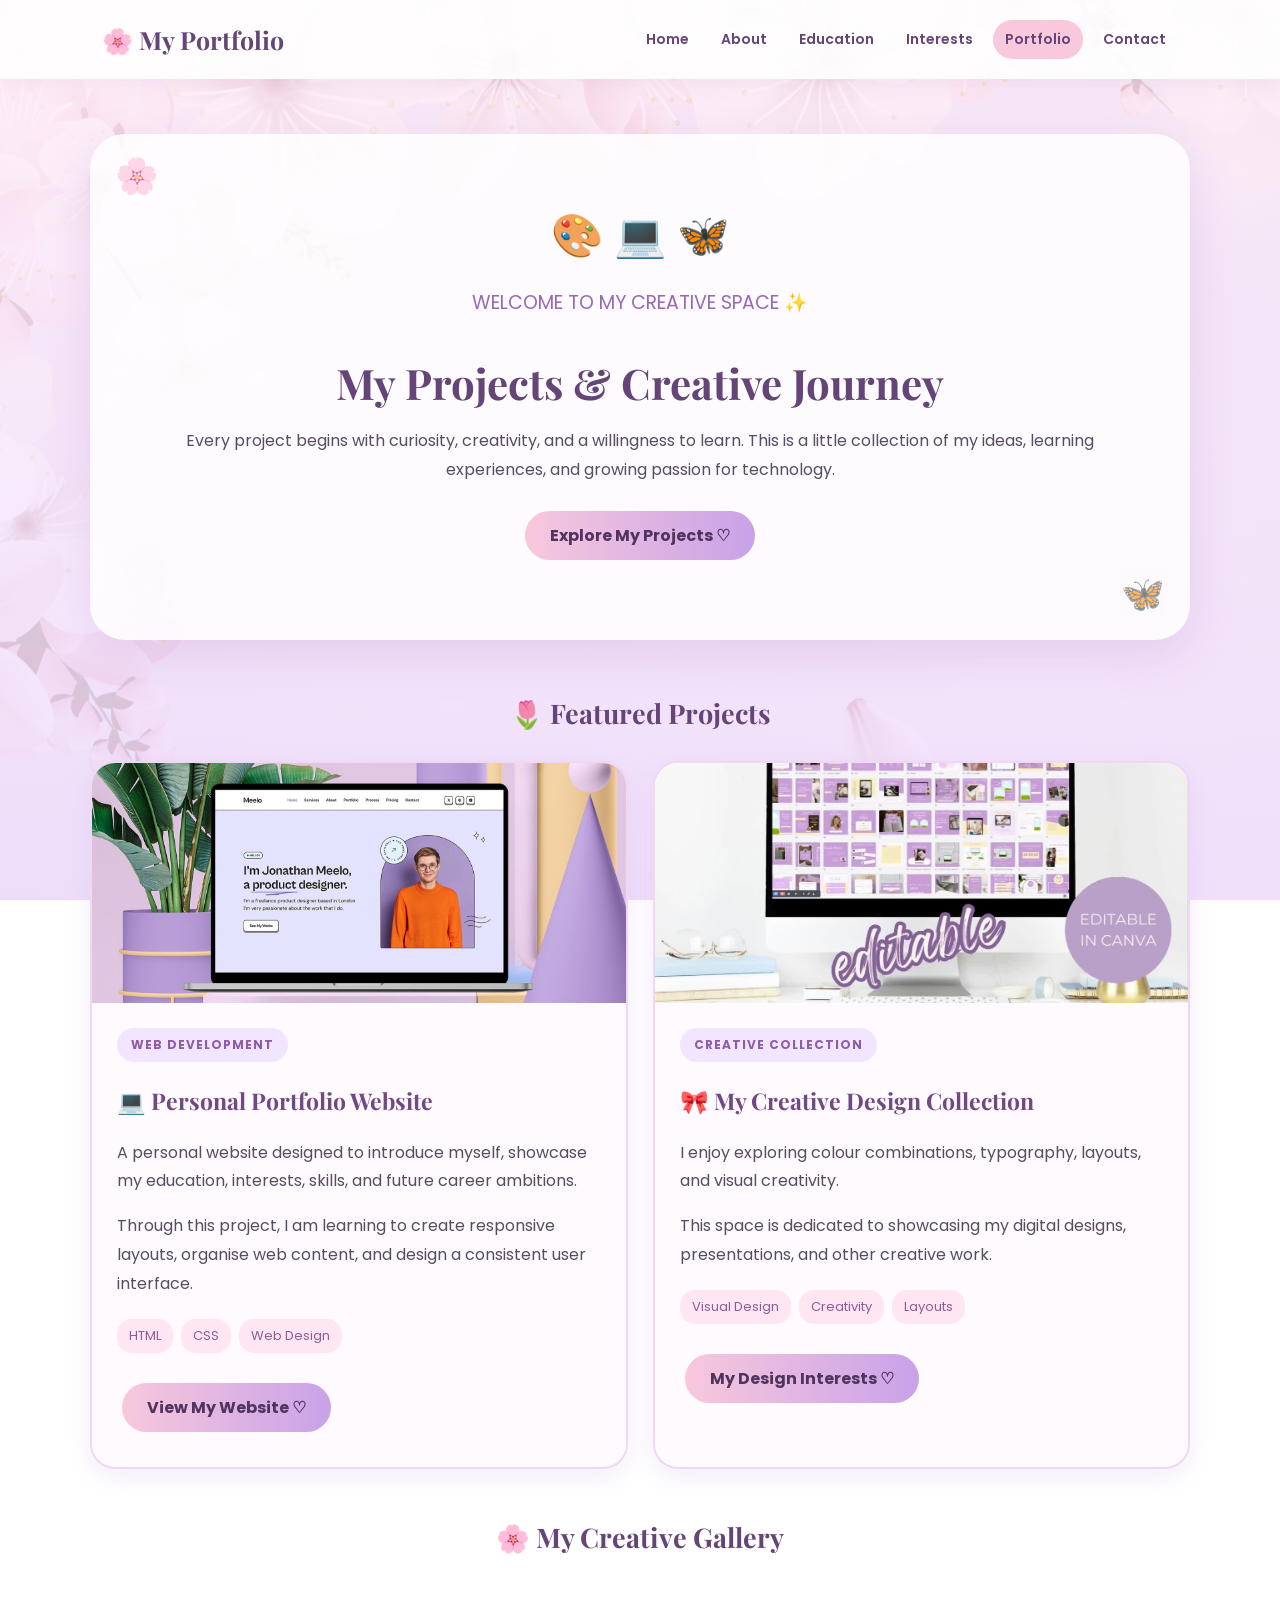
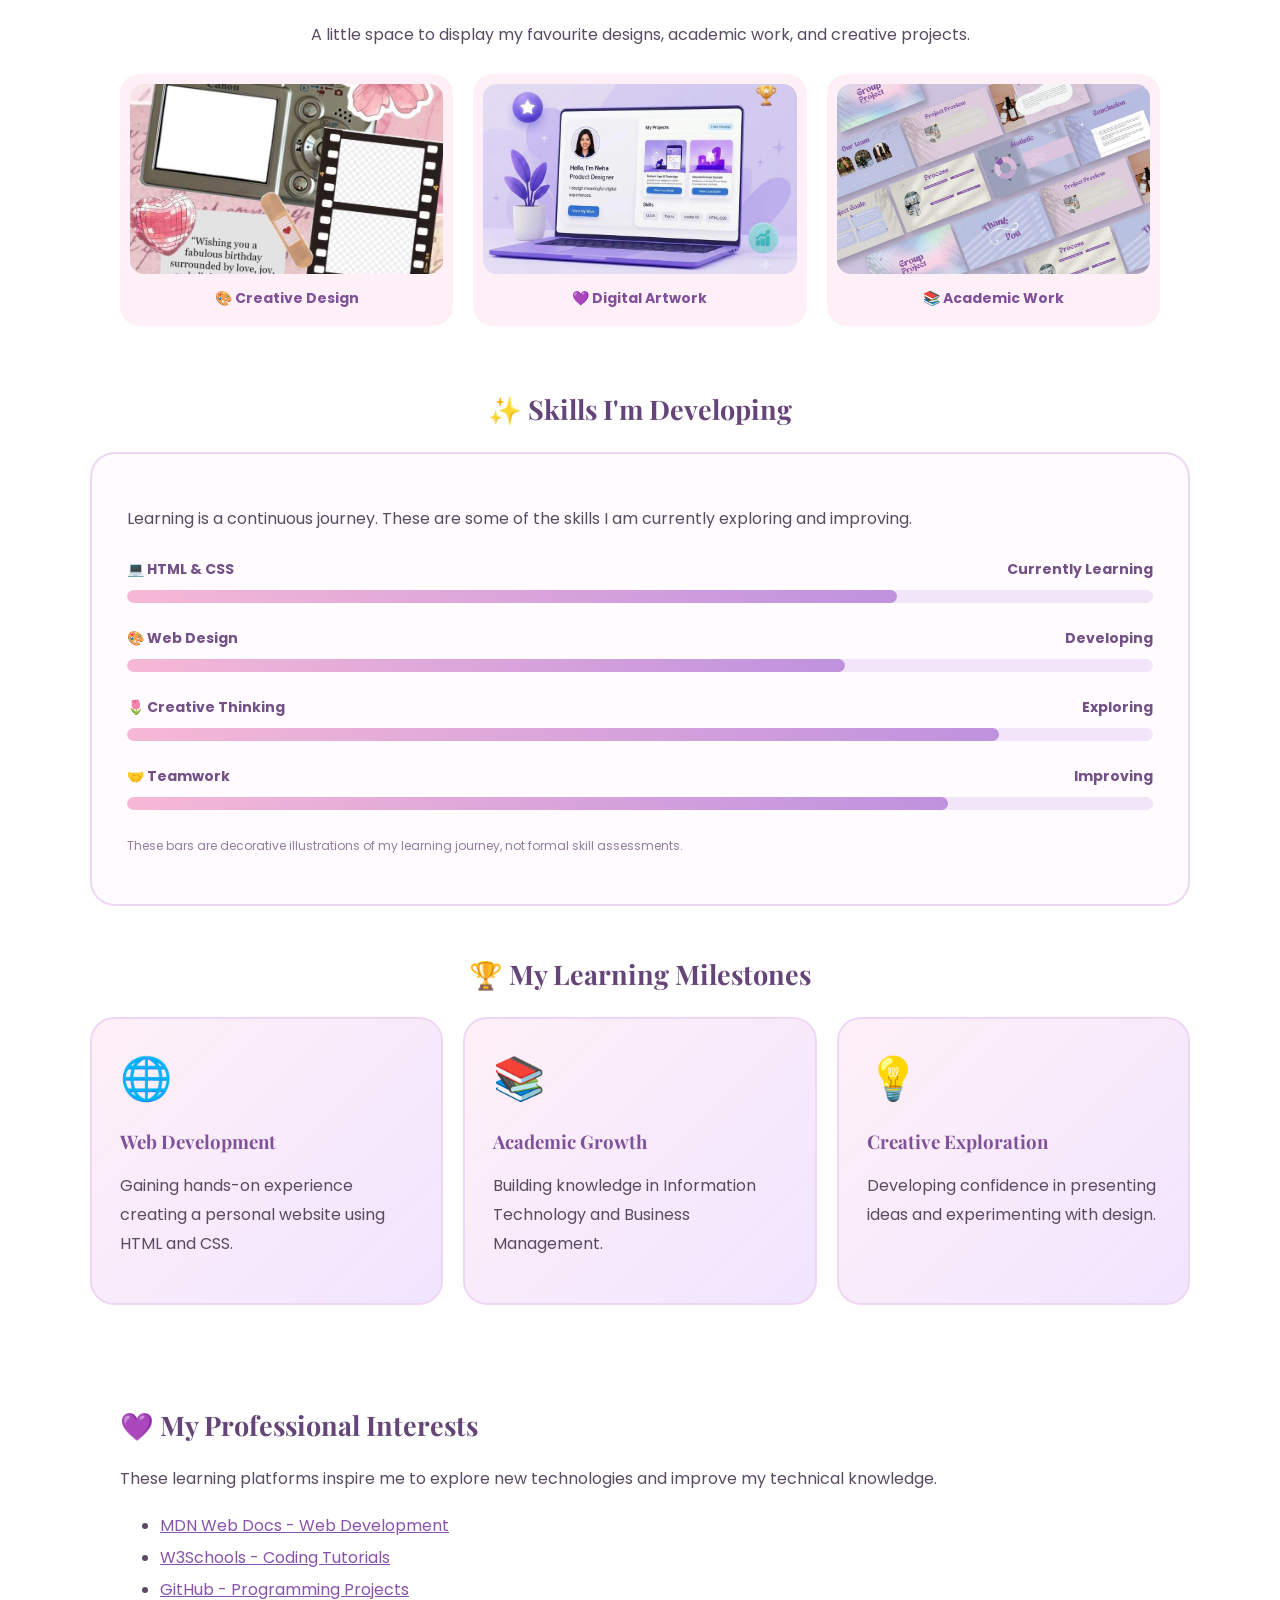
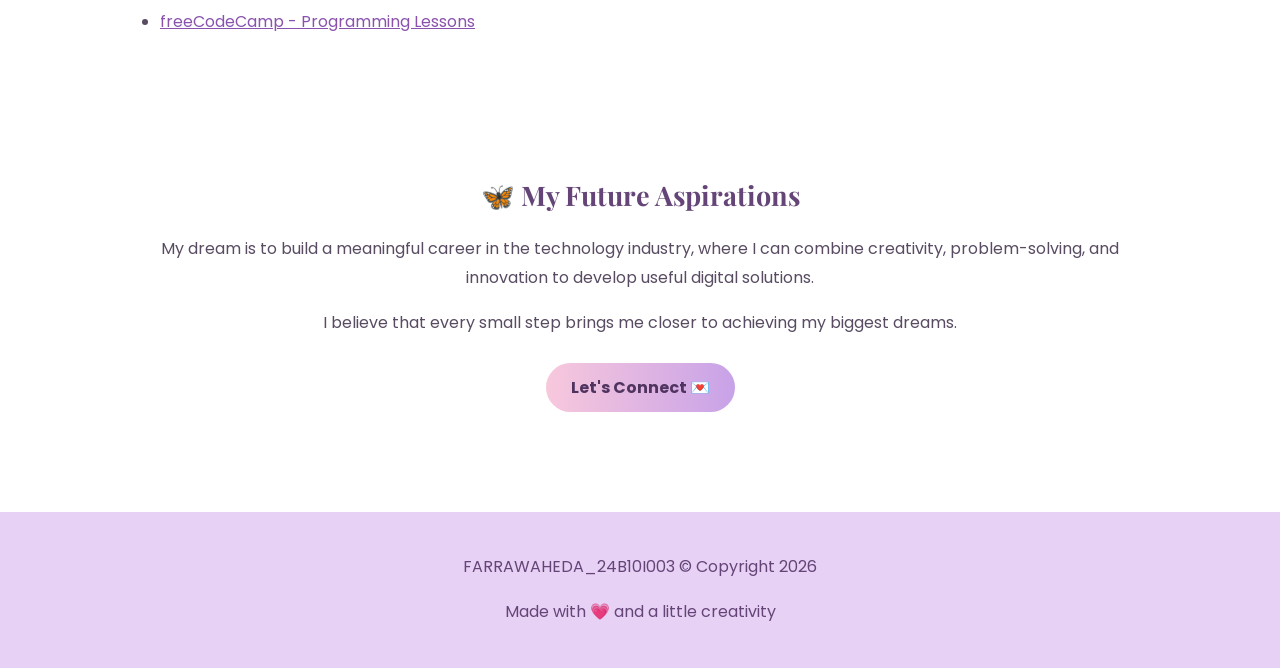
<file: portfolio.html>
<!DOCTYPE html>
<html lang="en">

<head>
  <meta charset="UTF-8">
  <meta name="viewport"
        content="width=device-width, initial-scale=1.0">

  <title>My Portfolio | Farrawaheda</title>
  <link rel="stylesheet" href="style.css">
</head>

<body>

<!-- NAVIGATION -->

<header>
  <a class="logo" href="index.html">
    🌸 My Portfolio
  </a>

  <nav>
    <a href="index.html">Home</a>
    <a href="about.html">About</a>
    <a href="education.html">Education</a>
    <a href="myinterest.html">Interests</a>
    <a class="active" href="portfolio.html">Portfolio</a>
    <a href="contact.html">Contact</a>
  </nav>
</header>

<main>

  <!-- WELCOME SECTION -->

  <section class="hero portfolio-hero">

    <div class="icon">🎨 💻 🦋</div>

    <p class="subtitle">
      WELCOME TO MY CREATIVE SPACE ✨
    </p>

    <h1>My Projects & Creative Journey</h1>

    <p>
      Every project begins with curiosity,
      creativity, and a willingness to learn.
      This is a little collection of my
      ideas, learning experiences, and
      growing passion for technology.
    </p>

    <a class="btn" href="#projects">
      Explore My Projects ♡
    </a>

  </section>

  <!-- FEATURED PROJECTS -->

  <h2 class="section-title" id="projects">
    🌷 Featured Projects
  </h2>

  <div class="portfolio-projects">

    <!-- PROJECT ONE -->

    <div class="project-card">

      <div class="project-image">
        <img src="images/photo2.jpg"
             alt="My personal portfolio website"
             onerror="this.style.display='none'">
      </div>

      <div class="project-info">

        <span class="project-tag">WEB DEVELOPMENT</span>

        <h3>💻 Personal Portfolio Website</h3>

        <p>
          A personal website designed to
          introduce myself, showcase my
          education, interests, skills,
          and future career ambitions.
        </p>

        <p>
          Through this project, I am learning
          to create responsive layouts,
          organise web content, and design
          a consistent user interface.
        </p>

        <div class="project-tools">
          <span>HTML</span>
          <span>CSS</span>
          <span>Web Design</span>
        </div>

        <a class="btn" href="index.html">
          View My Website ♡
        </a>

      </div>

    </div>

    <!-- PROJECT TWO -->

    <div class="project-card">

      <div class="project-image">
        <img src="images/photo3.jpg"
             alt="Creative design project"
             onerror="this.style.display='none'">
      </div>

      <div class="project-info">

        <span class="project-tag">CREATIVE COLLECTION</span>

        <h3>🎀 My Creative Design Collection</h3>

        <p>
          I enjoy exploring colour
          combinations, typography,
          layouts, and visual creativity.
        </p>

        <p>
          This space is dedicated to
          showcasing my digital designs,
          presentations, and other
          creative work.
        </p>

        <div class="project-tools">
          <span>Visual Design</span>
          <span>Creativity</span>
          <span>Layouts</span>
        </div>

        <a class="btn" href="myinterest.html">
          My Design Interests ♡
        </a>

      </div>

    </div>

  </div>

  <!-- CREATIVE GALLERY -->

  <h2 class="section-title">
    🌸 My Creative Gallery
  </h2>

  <section class="banner">

    <p style="text-align:center;">
      A little space to display
      my favourite designs, academic
      work, and creative projects.
    </p>

    <div class="creative-gallery">

      <figure>
        <img src="images/photo4.jpg"
             alt="My first creative project">
        <figcaption>
          🎨 Creative Design
        </figcaption>
      </figure>

      <figure>
        <img src="images/photo5.jpg"
             alt="My second creative project">
        <figcaption>
          💜 Digital Artwork
        </figcaption>
      </figure>

      <figure>
        <img src="images/photo6.jpg"
             alt="My third creative project">
        <figcaption>
          📚 Academic Work
        </figcaption>
      </figure>

    </div>

  </section>

  <!-- SKILLS -->

  <h2 class="section-title">
    ✨ Skills I'm Developing
  </h2>

  <section class="skills-panel">

    <p>
      Learning is a continuous journey.
      These are some of the skills I am
      currently exploring and improving.
    </p>

    <div class="skill">
      <div class="skill-heading">
        <span>💻 HTML & CSS</span>
        <span>Currently Learning</span>
      </div>
      <div class="skill-track">
        <div class="skill-fill skill-html"></div>
      </div>
    </div>

    <div class="skill">
      <div class="skill-heading">
        <span>🎨 Web Design</span>
        <span>Developing</span>
      </div>
      <div class="skill-track">
        <div class="skill-fill skill-design"></div>
      </div>
    </div>

    <div class="skill">
      <div class="skill-heading">
        <span>🌷 Creative Thinking</span>
        <span>Exploring</span>
      </div>
      <div class="skill-track">
        <div class="skill-fill skill-creative"></div>
      </div>
    </div>

    <div class="skill">
      <div class="skill-heading">
        <span>🤝 Teamwork</span>
        <span>Improving</span>
      </div>
      <div class="skill-track">
        <div class="skill-fill skill-team"></div>
      </div>
    </div>

    <p class="skills-note">
      These bars are decorative illustrations
      of my learning journey, not formal
      skill assessments.
    </p>

  </section>

  <!-- ACHIEVEMENTS -->

  <h2 class="section-title">
    🏆 My Learning Milestones
  </h2>

  <div class="portfolio-milestones">

    <div class="milestone">
      <div class="icon">🌐</div>
      <h3>Web Development</h3>
      <p>
        Gaining hands-on experience
        creating a personal website
        using HTML and CSS.
      </p>
    </div>

    <div class="milestone">
      <div class="icon">📚</div>
      <h3>Academic Growth</h3>
      <p>
        Building knowledge in
        Information Technology
        and Business Management.
      </p>
    </div>

    <div class="milestone">
      <div class="icon">💡</div>
      <h3>Creative Exploration</h3>
      <p>
        Developing confidence
        in presenting ideas and
        experimenting with design.
      </p>
    </div>

  </div>

  <!-- PROFESSIONAL LINKS -->

  <section class="banner">

    <h2>💜 My Professional Interests</h2>

    <p>
      These learning platforms inspire
      me to explore new technologies
      and improve my technical knowledge.
    </p>

    <ul>
      <li>
        <a href="https://developer.mozilla.org/"
           target="_blank" rel="noopener">
          MDN Web Docs - Web Development
        </a>
      </li>

      <li>
        <a href="https://www.w3schools.com/"
           target="_blank" rel="noopener">
          W3Schools - Coding Tutorials
        </a>
      </li>

      <li>
        <a href="https://github.com/"
           target="_blank" rel="noopener">
          GitHub - Programming Projects
        </a>
      </li>

      <li>
        <a href="https://www.freecodecamp.org/"
           target="_blank" rel="noopener">
          freeCodeCamp - Programming Lessons
        </a>
      </li>
    </ul>

  </section>

  <!-- FUTURE GOALS -->

  <section class="banner future-goals">

    <h2>🦋 My Future Aspirations</h2>

    <p>
      My dream is to build a meaningful
      career in the technology industry,
      where I can combine creativity,
      problem-solving, and innovation
      to develop useful digital solutions.
    </p>

    <p>
      I believe that every small step
      brings me closer to achieving
      my biggest dreams.
    </p>

    <a class="btn" href="contact.html">
      Let's Connect 💌
    </a>

  </section>

</main>

<footer>
  <p>
    FARRAWAHEDA_24B10I003
    &copy; Copyright 2026
  </p>

  <p>
    Made with 💗 and a little creativity
  </p>
</footer>

</body>
</html>
</file>
<file: style.css>
@import url('https://fonts.googleapis.com/css2?family=Great+Vibes&family=Playfair+Display:wght@400;500;600;700&family=Poppins:wght@400;500;600;700&display=swap');

/* PASTEL PINK & PURPLE PORTFOLIO */

:root {
  --pink: #f8c8dc;
  --light-pink: #fff0f7;
  --purple: #c8a2e8;
  --lavender: #f1e5ff;
  --dark-purple: #654578;
  --text: #584b62;
  --white: #ffffff;
}

* {
  box-sizing: border-box;
}

html {
  scroll-behavior: smooth;
}

body {
  margin: 0;
  font-family: "Segoe UI", Arial, sans-serif;
  color: var(--text);
  background: linear-gradient(135deg,
    #fff0f7, #f1e5ff, #ffe5f0);
  min-height: 100vh;
}

header {
  background: rgba(255, 255, 255, 0.9);
  padding: 20px 8%;
  display: flex;
  align-items: center;
  justify-content: space-between;
  flex-wrap: wrap;
  gap: 15px;
  box-shadow: 0 4px 20px #b88ac020;
}

.logo {
  color: var(--dark-purple);
  font-size: 25px;
  font-weight: bold;
  text-decoration: none;
}

nav {
  display: flex;
  flex-wrap: wrap;
  gap: 8px;
}

nav a {
  color: var(--dark-purple);
  text-decoration: none;
  padding: 9px 12px;
  border-radius: 20px;
  font-weight: 600;
  font-size: 14px;
}

nav a:hover,
nav a.active {
  background: var(--pink);
}

main {
  width: 88%;
  max-width: 1100px;
  margin: 45px auto;
  min-height: 60vh;
}

.hero {
  text-align: center;
  padding: 55px 25px;
  background: #ffffffbb;
  border-radius: 30px;
  box-shadow: 0 10px 30px #aa80bc25;
}

h1, h2, h3 {
  color: var(--dark-purple);
}

h1 {
  font-size: 42px;
  margin-bottom: 15px;
}

h2 {
  font-size: 27px;
}

p {
  line-height: 1.8;
}

.subtitle {
  color: #9a69b6;
  font-size: 19px;
}

.btn {
  display: inline-block;
  padding: 12px 25px;
  background: linear-gradient(90deg,
    var(--pink), var(--purple));
  color: #4f3460;
  border-radius: 25px;
  text-decoration: none;
  font-weight: bold;
  margin: 10px 5px;
  transition: 0.3s;
}

.btn:hover {
  transform: translateY(-3px);
  box-shadow: 0 6px 15px #a678b050;
}

.cards {
  display: grid;
  grid-template-columns:
    repeat(auto-fit, minmax(230px, 1fr));
  gap: 20px;
  margin: 30px 0;
}

.card {
  background: white;
  padding: 28px;
  border-radius: 22px;
  box-shadow: 0 6px 18px #a77ab020;
}

.card:hover {
  box-shadow: 0 10px 25px #a77ab040;
}

.icon {
  font-size: 42px;
}

.section-title {
  text-align: center;
  margin: 35px 0 20px;
}

.banner {
  background: #ffffffbb;
  padding: 30px;
  border-radius: 25px;
  margin-bottom: 25px;
}

a {
  color: #8953ad;
}

a:hover {
  color: #d2689e;
}

ul, ol {
  line-height: 2;
}

table {
  border-collapse: collapse;
  width: 100%;
  background: white;
}

th, td {
  border: 1px solid #e8cdeb;
  padding: 15px;
  text-align: left;
}

th {
  background: var(--purple);
  color: #402c51;
}

tr:nth-child(even) {
  background: var(--light-pink);
}

.table-wrap {
  overflow-x: auto;
}

.profile {
  width: 170px;
  height: 170px;
  border-radius: 50%;
  object-fit: cover;
  border: 6px solid var(--pink);
  background: var(--lavender);
}

input, textarea {
  display: block;
  width: 100%;
  padding: 12px;
  margin: 10px 0 18px;
  border: 2px solid #e7c7ee;
  border-radius: 12px;
  font: inherit;
}

footer {
  text-align: center;
  padding: 25px;
  margin-top: 60px;
  background: #e7d1f4;
  color: var(--dark-purple);
}

@media (max-width: 650px) {
  header {
    justify-content: center;
    text-align: center;
  }

  nav {
    justify-content: center;
  }

  h1 {
    font-size: 30px;
  }

  main {
    width: 92%;
  }

  .hero {
    padding: 35px 18px;
  }
}

/* NEW AESTHETIC HOME PAGE */

.hero {
    max-width: 1250px;
    margin: 55px auto;
    padding: 70px 55px;
    background: rgba(255, 255, 255, 0.85);
    border-radius: 35px;
    box-shadow: 0 15px 45px rgba(180, 120, 200, 0.2);
    position: relative;
    overflow: hidden;
}

.hero-content {
    display: flex;
    align-items: center;
    justify-content: space-between;
    gap: 50px;
}

.hero-text {
    flex: 1;
    text-align: left;
}

.hero-text h1 {
    font-size: 42px;
    color: #694477;
}

.hero-text h2 {
    color: #b179cc;
    font-size: 19px;
}

.hero-text p {
    line-height: 1.8;
    margin: 20px 0;
}

.hero-buttons {
    display: flex;
    gap: 15px;
    flex-wrap: wrap;
    margin-top: 25px;
}

/* PHOTO ON THE RIGHT */

.hero-photo {
    flex: 0 0 300px;
    text-align: center;
}

.photo-frame {
    padding: 12px;
    background: white;
    border: 3px solid #f8c5e2;
    border-radius: 30px;
    box-shadow: 10px 10px 0 #e5cafa;
    transform: rotate(3deg);
}

.photo-frame img {
    display: block;
    width: 100%;
    height: 340px;
    object-fit: cover;
    border-radius: 22px;
}

.photo-label {
    margin-top: 30px;
    color: #ad76bb;
    font-weight: bold;
}

/* FLOWER DECORATIONS */

.hero::before {
    content: "🌸";
    position: absolute;
    top: 15px;
    left: 25px;
    font-size: 35px;
    opacity: 0.6;
}

.hero::after {
    content: "🦋";
    position: absolute;
    bottom: 20px;
    right: 25px;
    font-size: 35px;
    opacity: 0.6;
}

/* PASTEL FLOWER BACKGROUND */

body {
    background-image:
        linear-gradient(
            rgba(255, 239, 248, 0.80),
            rgba(239, 225, 255, 0.85)
        ),
        url("sakura.jpg");

    background-size: cover;
    background-position: center;
    background-attachment: fixed;
}

/* MOBILE SCREEN */

@media (max-width: 850px) {
    .hero {
        margin: 25px 15px;
        padding: 50px 25px;
    }

    .hero-content {
        flex-direction: column;
    }

    .hero-text {
        text-align: center;
    }

    .hero-buttons {
        justify-content: center;
    }

    .hero-photo {
        flex: none;
        width: min(100%, 300px);
    }
}

/* Cute Pastel Profile Picture */

.profile {
  display: block;
  width: 200px;
  height: 200px;
  object-fit: cover;
  border-radius: 50%;
  border: 6px solid #f8c8dc;
  box-shadow: 0 8px 25px #c8a2e8;
  margin: 20px auto;
  transition: transform 0.3s;
}

.profile:hover {
  transform: scale(1.05);
}

/* NEW HOME PAGE LAYOUT */

.hero-content.new-home-layout {
  display: grid;
  grid-template-columns: 1fr 1.4fr 1fr;
  align-items: center;
  gap: 25px;
}

.new-home-layout .home-photo-left img {
  width: 100%;
  max-width: 270px;
  aspect-ratio: 4 / 5;
  object-fit: cover;
  border: 7px solid #f8c8dc;
  border-radius: 50%;
  box-shadow: 0 8px 25px #c8a2e855;
}

.new-home-layout .home-intro {
  text-align: center;
}

.new-home-layout .home-intro h1 {
  font-size: 36px;
  color: #654578;
}

.new-home-layout .home-intro h1 span {
  display: block;
  color: #d477a6;
  font-style: italic;
}

.new-home-layout .home-intro h2 {
  font-size: 19px;
  color: #a66eb9;
}

.new-home-layout .home-photo-right {
  padding: 12px 12px 35px;
  background: white;
  border: 5px solid #eed0f4;
  border-radius: 15px;
  transform: rotate(5deg);
  box-shadow: 0 10px 25px #c8a2e855;
}

.new-home-layout .home-photo-right img {
  display: block;
  width: 100%;
  aspect-ratio: 4 / 5;
  object-fit: cover;
  border-radius: 5px;
}

@media (max-width: 850px) {
  .hero-content.new-home-layout {
    grid-template-columns: 1fr 1fr;
  }

  .new-home-layout .home-intro {
    grid-column: 1 / -1;
    grid-row: 1;
  }

  .new-home-layout .home-photo-left,
  .new-home-layout .home-photo-right {
    justify-self: center;
    width: 100%;
    max-width: 250px;
  }
}

@media (max-width: 500px) {
  .hero-content.new-home-layout {
    grid-template-columns: 1fr;
  }

  .new-home-layout .home-intro {
    grid-column: auto;
  }
}

/* ===== THREE PHOTO HOME PAGE ===== */

.hero-content.three-photo-layout {
  display: grid;
  grid-template-columns: 1fr 1.4fr 1fr;
  align-items: center;
  gap: 25px;
  width: 100%;
}

/* GAMBAR KIRI */

.three-photo-layout .home-photo-left img {
  display: block;
  width: 100%;
  max-width: 240px;
  height: 290px;
  object-fit: cover;
  border-radius: 50%;
  border: 7px solid #f8c8dc;
  box-shadow: 0 8px 25px #c8a2e855;
  margin: auto;
}

/* WELCOME MESSAGE */

.three-photo-layout .home-intro {
  text-align: center;
  min-width: 0;
}

.three-photo-layout .home-intro h1 {
  font-size: 36px;
  color: #654578;
}

.three-photo-layout .home-intro h1 span {
  display: block;
  color: #d477a6;
  font-style: italic;
}

/* GAMBAR KANAN */

.three-photo-layout .home-photo-right {
  background: white;
  padding: 12px 12px 30px;
  border: 5px solid #eed0f4;
  border-radius: 18px;
  transform: rotate(4deg);
  box-shadow: 0 10px 25px #c8a2e855;
}

.three-photo-layout .home-photo-right img {
  display: block;
  width: 100%;
  height: 270px;
  object-fit: cover;
  border-radius: 10px;
}

/* GAMBAR KETIGA DI BAWAH */

.three-photo-layout .home-photo-third {
  grid-column: 1 / -1;
  width: 100%;
  max-width: 350px;
  margin: 20px auto 0;
  text-align: center;
  background: #fff0f7;
  border: 5px solid #f8c8dc;
  border-radius: 25px;
  padding: 12px;
}

.three-photo-layout .home-photo-third img {
  display: block;
  width: 100%;
  height: 230px;
  object-fit: cover;
  border-radius: 15px;
}

.three-photo-layout .home-photo-third p {
  color: #a66eb9;
  font-weight: bold;
}

/* MOBILE DISPLAY */

@media (max-width: 850px) {
  .hero-content.three-photo-layout {
    grid-template-columns: 1fr;
    justify-items: center;
  }

  .three-photo-layout .home-intro {
    grid-row: 1;
  }

  .three-photo-layout .home-photo-third {
    grid-column: auto;
  }
}

/* SIMPLE HOME PAGE - ONE PHOTO */

.simple-home {
  display: grid;
  grid-template-columns: 1.5fr 1fr;
  align-items: center;
  gap: 40px;
  width: 100%;
}

/* INTRODUCTION */

.simple-home .home-intro {
  text-align: left;
}

.simple-home h1 {
  color: #a36ab8;
  font-size: 40px;
}

.simple-home h2 {
  color: #d17da7;
  font-size: 22px;
}

.simple-home p {
  line-height: 1.9;
}

/* PROFILE PHOTO */

.simple-home-photo {
  text-align: center;
  background: #fff0f7;
  padding: 15px;
  border-radius: 25px;
  border: 5px solid #f8c8dc;
  box-shadow: 0 10px 25px #c8a2e855;
}

.simple-home-photo img {
  display: block;
  width: 100%;
  height: 320px;
  object-fit: cover;
  border-radius: 18px;
}

.simple-home-photo p {
  color: #a36ab8;
  font-weight: bold;
  margin-bottom: 5px;
}

/* MOBILE */

@media (max-width: 768px) {
  .simple-home {
    grid-template-columns: 1fr;
  }

  .simple-home .home-intro {
    text-align: center;
  }

  .simple-home h1 {
    font-size: 30px;
  }

  .simple-home-photo {
    max-width: 320px;
    width: 100%;
    margin: auto;
  }
}

/* CUTE BILLIE EILISH MUSIC CARD */

.music-card {
  background: linear-gradient(145deg,
    #fff0f8, #eee0ff) !important;
  border: 2px solid #edc5ef;
  text-align: center;
}

.music-card h3 {
  color: #9259ac;
}

.music-favourite {
  background: rgba(255, 255, 255, 0.7);
  border-radius: 18px;
  padding: 15px;
  margin-top: 20px;
}

.music-favourite h4 {
  color: #9c64b5;
  font-size: 20px;
  margin: 8px 0;
}

.music-favourite ul {
  text-align: left;
  padding-left: 25px;
  font-size: 14px;
}

.music-buttons {
  display: flex;
  flex-wrap: wrap;
  justify-content: center;
  gap: 10px;
  margin-top: 18px;
}

.music-buttons a {
  background: linear-gradient(90deg,
    #f7bfda, #cda6ec);
  color: #533665;
  text-decoration: none;
  padding: 10px 15px;
  border-radius: 25px;
  font-size: 13px;
  font-weight: bold;
  transition: 0.3s;
}

.music-buttons a:hover {
  transform: translateY(-3px);
  box-shadow: 0 5px 15px #c49bce;
}

/* HOBBIES CARD ALIGNMENT */

.cards .card {
  height: 100%;
}

.cards .card p {
  line-height: 1.7;
}

/* SPECIAL HOBBY CARDS */

.hobby-special {
  background: linear-gradient(145deg,
    #fff4fa, #f3e9ff) !important;
  border: 2px solid #edc9f3;
}

.hobby-extra {
  background: rgba(255,255,255,0.75);
  padding: 15px;
  border-radius: 18px;
  margin-top: 20px;
}

.hobby-extra h4 {
  color: #9461ad;
  font-size: 16px;
  margin-top: 15px;
}

.hobby-extra p {
  font-size: 14px;
  line-height: 1.7;
}

.hobby-extra ul {
  padding-left: 20px;
  text-align: left;
  font-size: 14px;
  line-height: 2;
}

.hobby-buttons {
  display: flex;
  flex-wrap: wrap;
  justify-content: center;
  gap: 10px;
  margin-top: 20px;
}

.hobby-buttons a {
  text-decoration: none;
  background: linear-gradient(90deg,
    #f7c6e0, #cba5ec);
  color: #58396e;
  padding: 10px 14px;
  border-radius: 25px;
  font-weight: bold;
  font-size: 13px;
  transition: 0.3s;
}

.hobby-buttons a:hover {
  transform: translateY(-3px);
  box-shadow: 0 5px 15px #cda4d8;
}

/* HOBBIES - 2 CARDS AT TOP, 2 AT BOTTOM */

.hobbies-grid {
  display: grid;
  grid-template-columns: repeat(2, minmax(0, 1fr));
  gap: 25px;
  align-items: stretch;
}

.hobbies-grid .card {
  width: 100%;
  min-width: 0;
  height: auto;
  overflow: visible;
  padding: 28px;
  border-radius: 25px;
}

/* PHONE SCREEN */

@media (max-width: 600px) {
  .hobbies-grid {
    grid-template-columns: 1fr;
  }
}

/* ==================================
   MY INTERESTS - PASTEL HOBBY CARDS
   2 CARDS TOP + 2 CARDS BOTTOM
================================== */

.hobbies-grid {
  display: grid !important;
  grid-template-columns:
    repeat(2, minmax(0, 1fr)) !important;
  gap: 25px;
  align-items: stretch;
}

/* ALL FOUR CARDS */

.hobbies-grid > .card {
  display: flex;
  flex-direction: column;
  width: 100%;
  min-width: 0;
  height: auto;
  padding: 28px;
  border-radius: 25px;
  border: 2px solid #efd1f2;
  background: linear-gradient(
    145deg, #fff6fb, #f1e5ff
  ) !important;
  overflow: visible;
  box-sizing: border-box;
}

/* CARD TITLES */

.hobbies-grid .card h3 {
  color: #714784;
  font-size: 23px;
  margin: 15px 0;
}

/* PARAGRAPHS */

.hobbies-grid .card p {
  font-size: 15px;
  line-height: 1.8;
}

/* INNER INFORMATION BOX */

.hobbies-grid .hobby-extra,
.hobbies-grid .music-favourite {
  background: rgba(255,255,255,0.8);
  border-radius: 20px;
  padding: 20px;
  margin: 20px 0;
  width: 100%;
  box-sizing: border-box;
  overflow: visible;
  flex: 1;
}

/* SMALL HEADINGS */

.hobbies-grid h4 {
  color: #a06bb7;
  font-size: 17px;
  margin-top: 15px;
}

/* LISTS */

.hobbies-grid ul {
  padding-left: 22px;
  line-height: 2;
}

/* LINKS AND BUTTONS */

.hobbies-grid .hobby-buttons,
.hobbies-grid .music-buttons {
  display: flex;
  flex-wrap: wrap;
  gap: 12px;
  justify-content: center;
  margin-top: auto;
  padding-top: 15px;
}

.hobbies-grid .hobby-buttons a,
.hobbies-grid .music-buttons a {
  display: inline-block;
  text-decoration: none;
  background: linear-gradient(
    90deg, #f8c8dc, #c8a2e8
  );
  color: #523565;
  padding: 11px 18px;
  border-radius: 25px;
  font-size: 14px;
  font-weight: bold;
  transition: 0.3s;
}

.hobbies-grid .hobby-buttons a:hover,
.hobbies-grid .music-buttons a:hover {
  transform: translateY(-3px);
  box-shadow: 0 6px 16px #c8a2e866;
}

/* MOBILE RESPONSIVE */

@media (max-width: 650px) {
  .hobbies-grid {
    grid-template-columns: 1fr !important;
  }

  .hobbies-grid > .card {
    padding: 20px;
  }
}

/* ================================
   PORTFOLIO PAGE - PASTEL DESIGN
================================ */

/* FEATURED PROJECTS */

.portfolio-projects {
  display: grid;
  grid-template-columns: repeat(2, minmax(0, 1fr));
  gap: 25px;
  margin: 30px 0 50px;
}

.project-card {
  background: #fffafd;
  border: 2px solid #efd8f4;
  border-radius: 25px;
  overflow: hidden;
  box-shadow: 0 8px 25px #c8a2e833;
  transition: transform 0.3s ease;
}

.project-card:hover {
  transform: translateY(-6px);
}

.project-image {
  min-height: 220px;
  background: linear-gradient(135deg,
    #f8c8dc, #e3cdf8);
  display: flex;
  align-items: center;
  justify-content: center;
}

.project-image img {
  display: block;
  width: 100%;
  height: 240px;
  object-fit: cover;
}

.project-info {
  padding: 25px;
}

.project-info h3 {
  color: #714784;
  font-size: 23px;
}

.project-tag {
  display: inline-block;
  background: #f1e5ff;
  color: #8f5ca7;
  padding: 8px 14px;
  border-radius: 20px;
  font-size: 12px;
  font-weight: bold;
  letter-spacing: 1px;
}

.project-tools {
  display: flex;
  flex-wrap: wrap;
  gap: 8px;
  margin: 20px 0;
}

.project-tools span {
  background: #ffe6f2;
  color: #8c5b9d;
  padding: 7px 12px;
  border-radius: 15px;
  font-size: 13px;
}

/* CREATIVE GALLERY */

.creative-gallery {
  display: grid;
  grid-template-columns: repeat(3, minmax(0, 1fr));
  gap: 20px;
  margin-top: 25px;
}

.creative-gallery figure {
  margin: 0;
  padding: 10px;
  background: #fff0f7;
  border-radius: 20px;
  text-align: center;
}

.creative-gallery img {
  display: block;
  width: 100%;
  height: 190px;
  object-fit: cover;
  border-radius: 14px;
  background: #ead7f5;
}

.creative-gallery figcaption {
  padding: 14px 5px 7px;
  color: #80519a;
  font-weight: bold;
  font-size: 14px;
}

/* SKILLS PANEL */

.skills-panel {
  background: #fffbff;
  border: 2px solid #efd6f4;
  padding: 35px;
  border-radius: 25px;
  margin: 25px 0 50px;
}

.skill {
  margin-top: 25px;
}

.skill-heading {
  display: flex;
  justify-content: space-between;
  flex-wrap: wrap;
  gap: 10px;
  color: #735086;
  font-weight: bold;
  font-size: 14px;
  margin-bottom: 10px;
}

.skill-track {
  width: 100%;
  height: 13px;
  background: #f2e5fa;
  border-radius: 20px;
  overflow: hidden;
}

.skill-fill {
  height: 100%;
  background: linear-gradient(90deg,
    #f6b8d6, #bf92df);
  border-radius: 20px;
}

/* DECORATIVE BAR LENGTHS */

.skill-html {
  width: 75%;
}

.skill-design {
  width: 70%;
}

.skill-creative {
  width: 85%;
}

.skill-team {
  width: 80%;
}

.skills-note {
  font-size: 12px;
  color: #927d9e;
  margin-top: 25px;
}

/* LEARNING MILESTONES */

.portfolio-milestones {
  display: grid;
  grid-template-columns:
    repeat(3, minmax(0, 1fr));
  gap: 20px;
  margin: 25px 0 50px;
}

.milestone {
  background: linear-gradient(135deg,
    #fff0f7, #f1e5ff);
  padding: 28px;
  border-radius: 24px;
  border: 2px solid #efd6f4;
}

.milestone h3 {
  color: #80519a;
}

/* FUTURE GOALS */

.future-goals {
  text-align: center;
  margin-top: 40px;
}

/* TABLET & MOBILE */

@media (max-width: 850px) {
  .portfolio-projects {
    grid-template-columns: 1fr;
  }

  .portfolio-milestones {
    grid-template-columns: 1fr;
  }
}

@media (max-width: 650px) {
  .creative-gallery {
    grid-template-columns: 1fr;
  }

  .skills-panel {
    padding: 22px;
  }

  .project-info {
    padding: 20px;
  }
}

/* =====================================
   PINK COQUETTE CONTACT PAGE
===================================== */

.contact-page {
  background: linear-gradient(
    135deg, #ffe4ef, #f5e4ff, #fff0f7
  );
}

/* HERO BANNER */

.contact-hero {
  display: grid;
  grid-template-columns: 1fr 1fr;
  align-items: center;
  gap: 35px;
  padding: 55px;
  border-radius: 30px;
  background: linear-gradient(
    120deg, #f7bdd5, #fbe3ed, #e5c7f5
  );
  box-shadow: 0 12px 30px #b77da633;
  overflow: hidden;
}

.contact-eyebrow {
  color: #ad4a80;
  font-size: 12px;
  font-weight: bold;
  letter-spacing: 3px;
}

.contact-hero h1 {
  font-family: 'DM Serif Display', Georgia, serif;
  font-size: clamp(42px, 5vw, 68px);
  color: #c44882;
  margin: 10px 0;
  line-height: 1.15;
}

.contact-hero h1 span {
  font-style: italic;
}

.contact-hero h2 {
  font-size: 25px;
  color: #aa5286;
}

.contact-hero-text > p {
  line-height: 1.9;
}

.contact-btn {
  display: inline-block;
  background: linear-gradient(
    90deg, #e882ad, #be83d8
  );
  color: white;
  border: none;
  padding: 14px 25px;
  border-radius: 30px;
  text-decoration: none;
  font-weight: bold;
  cursor: pointer;
  transition: 0.3s ease;
}

.contact-btn:hover {
  transform: translateY(-3px);
  box-shadow: 0 8px 20px #d18db455;
  color: white;
}

/* POLAROID PHOTO */

.contact-hero-art {
  display: flex;
  flex-direction: column;
  align-items: center;
  gap: 25px;
}

.contact-polaroid {
  background: #fff9fd;
  border: 5px solid white;
  padding: 12px 12px 25px;
  width: 85%;
  max-width: 320px;
  border-radius: 8px;
  transform: rotate(5deg);
  box-shadow: 0 12px 25px #9e648044;
  text-align: center;
}

.contact-polaroid img {
  display: block;
  width: 100%;
  height: 270px;
  object-fit: cover;
  border-radius: 5px;
  background: #f0d6ec;
}

.contact-polaroid p {
  font-style: italic;
  color: #9f628f;
  font-size: 14px;
}

.contact-decoration {
  font-size: 35px;
}

/* CONTACT CONTENT */

.contact-content {
  display: grid;
  grid-template-columns: 1fr 1fr;
  gap: 30px;
  background: #fffafd;
  border-radius: 30px;
  padding: 45px;
  margin-top: 30px;
}

.contact-details h2,
.contact-form-box h2 {
  color: #c04d88;
  font-family: 'DM Serif Display', Georgia, serif;
  font-size: 35px;
}

.contact-details h2 em,
.contact-form-box h2 em {
  font-weight: normal;
  color: #d475a4;
}

/* CONTACT METHOD */

.contact-method {
  display: flex;
  align-items: center;
  gap: 18px;
  padding: 18px;
  margin-top: 15px;
  background: #fff0f7;
  border: 1px solid #f5cfe1;
  border-radius: 18px;
}

.method-icon {
  flex-shrink: 0;
  width: 55px;
  height: 55px;
  display: grid;
  place-items: center;
  background: #ed91b4;
  border-radius: 50%;
  font-size: 25px;
}

.contact-method h3 {
  color: #b95083;
  margin: 0;
}

.contact-method p {
  margin: 5px 0;
  font-size: 14px;
}

.contact-method a {
  overflow-wrap: anywhere;
}

/* MESSAGE FORM */

.contact-form-box {
  position: relative;
  background: linear-gradient(
    140deg, #fde3ed, #f3dff5
  );
  border-radius: 22px;
  padding: 30px;
}

.form-decoration {
  position: absolute;
  top: 12px;
  right: 18px;
  font-size: 30px;
}

.contact-form-box label {
  display: block;
  margin-top: 15px;
  font-weight: bold;
  color: #754d72;
}

.contact-form-box input,
.contact-form-box textarea {
  width: 100%;
  padding: 14px;
  border: 1px solid #edbfd6;
  border-radius: 12px;
  background: #ffffffc9;
  font-family: inherit;
  resize: vertical;
}

.contact-form-box input:focus,
.contact-form-box textarea:focus {
  outline: 2px solid #ca9ce4;
}

.send-btn {
  display: block;
  width: 100%;
  margin-top: 20px;
}

.form-note {
  font-size: 12px;
  text-align: center;
  color: #966c92;
}

/* BOTTOM GOODBYE SECTION */

.contact-goodbye {
  display: grid;
  grid-template-columns: 1fr 1fr;
  align-items: center;
  gap: 30px;
  margin-top: 30px;
  background: #fff0f7;
  border-radius: 28px;
  padding: 25px;
}

.goodbye-picture img {
  display: block;
  width: 100%;
  height: 310px;
  object-fit: cover;
  border-radius: 20px;
  background: #f5d7e5;
}

.goodbye-text {
  text-align: center;
  padding: 20px;
}

.goodbye-text h2 {
  font-family: 'DM Serif Display', Georgia, serif;
  color: #c34d89;
  font-size: 33px;
  line-height: 1.4;
}

.goodbye-text h2 em {
  display: block;
  font-size: 50px;
}

/* RESPONSIVE LAYOUT */

@media (max-width: 800px) {
  .contact-hero,
  .contact-content,
  .contact-goodbye {
    grid-template-columns: 1fr;
    padding: 25px;
  }

  .contact-hero-text {
    text-align: center;
  }

  .contact-details h2,
  .contact-form-box h2 {
    font-size: 28px;
  }

  .contact-polaroid {
    transform: rotate(2deg);
  }
}

/* AESTHETIC PORTFOLIO FONTS */

body, p, a, li, button,
input, textarea, label {
  font-family: 'Poppins', sans-serif;
}

h1, h2, h3, h4, .logo {
  font-family: 'Playfair Display', serif;
}

/* Special cursive title */

.contact-hero h1 span,
.contact-details h2 em,
.contact-form-box h2 em,
.goodbye-text h2 em {
  font-family: 'Great Vibes', cursive;
  font-weight: normal;
  font-size: 1.5em;
}

/* ===================================
   ABOUT ME - PINK POLKA DOT BACKGROUND
=================================== */

.about-hero {
  position: relative;
  overflow: hidden;

  /* Pink polka dot background */
  background-image:
    linear-gradient(
      rgba(255, 255, 255, 0.65),
      rgba(255, 255, 255, 0.65)
    ),
    url("images/photo10.jpg");

background-repeat: no-repeat;
background-size: cover;
background-position: center;


  border-radius: 35px;
  padding: 60px 40px;
}

/* Keep profile photo above background */

.about-hero .profile {
  position: relative;
  z-index: 1;
}

/* Make text clear */

.about-hero h1,
.about-hero h2,
.about-hero p {
  position: relative;
  z-index: 1;
}

/* Mobile screen */

@media (max-width: 600px) {
  .about-hero {
    padding: 35px 20px;
  }
}

/* FIX CONTACT PAGE LAYOUT */

.contact-page .contact-content {
  display: grid;
  grid-template-columns:
    repeat(2, minmax(0, 1fr));
  gap: 30px;
  align-items: start;
}

.contact-page .contact-details,
.contact-page .contact-form-box {
  min-width: 0;
  width: 100%;
}

.contact-page .contact-method {
  display: flex;
  align-items: center;
  gap: 18px;
  margin-top: 15px;
}

@media (max-width: 800px) {
  .contact-page .contact-content {
    grid-template-columns: 1fr;
  }
}
/* =========================================
   CONTACT PAGE - FINAL AESTHETIC DESIGN
========================================= */

.contact-page {
  background: linear-gradient(135deg, #ffeaf3, #f7eaff, #fff5fa);
}

/* HERO */
.contact-page .contact-hero {
  display: grid;
  grid-template-columns: 1fr 1fr;
  align-items: center;
  gap: 35px;
  padding: 55px;
  border-radius: 32px;
  background: linear-gradient(120deg, #f7bdd5, #fce5ee, #e7cff7);
  box-shadow: 0 12px 30px rgba(183, 125, 166, 0.2);
  overflow: hidden;
}

.contact-page .contact-eyebrow {
  color: #b04d81;
  font-size: 12px;
  font-weight: bold;
  letter-spacing: 3px;
}

.contact-page .contact-hero h1 {
  font-size: clamp(42px, 5vw, 68px);
  color: #c84a85;
  margin: 10px 0;
  line-height: 1.1;
}

.contact-page .contact-hero h1 span {
  font-family: 'Great Vibes', cursive;
  font-weight: normal;
  font-size: 1.15em;
  color: #dc7baa;
}

.contact-page .contact-hero h2 {
  color: #a75284;
  font-size: 24px;
  margin-bottom: 15px;
}

.contact-page .contact-hero-text p {
  line-height: 1.9;
}

/* BUTTON */
.contact-page .contact-btn {
  display: inline-block;
  background: linear-gradient(90deg, #e982ae, #bc83d6);
  color: #fff;
  text-decoration: none;
  border: none;
  padding: 14px 25px;
  border-radius: 30px;
  font-weight: bold;
  cursor: pointer;
  transition: 0.3s ease;
}

.contact-page .contact-btn:hover {
  transform: translateY(-3px);
  box-shadow: 0 8px 20px rgba(209, 141, 180, 0.35);
  color: #fff;
}

/* HERO POLAROID */
.contact-page .contact-hero-art {
  display: flex;
  flex-direction: column;
  align-items: center;
  gap: 20px;
}

.contact-page .contact-polaroid {
  background: #fff9fd;
  border: 5px solid #fff;
  padding: 12px 12px 25px;
  width: 85%;
  max-width: 320px;
  border-radius: 10px;
  transform: rotate(4deg);
  box-shadow: 0 12px 25px rgba(158, 100, 128, 0.25);
  text-align: center;
}

.contact-page .contact-polaroid img {
  display: block;
  width: 100%;
  height: 270px;
  object-fit: cover;
  border-radius: 6px;
  background: #f0d6ec;
}

.contact-page .contact-polaroid p {
  font-style: italic;
  color: #9f628f;
  font-size: 14px;
  margin-top: 12px;
}

.contact-page .contact-decoration {
  font-size: 34px;
}

/* MAIN CONTENT */
.contact-page .contact-content {
  display: grid;
  grid-template-columns: repeat(2, minmax(0, 1fr));
  gap: 30px;
  align-items: start;
  width: 100%;
  background: #fffafd;
  border-radius: 30px;
  padding: 40px;
  margin-top: 30px;
  box-sizing: border-box;
}

.contact-page .contact-details {
  width: 100%;
  min-width: 0;
}

.contact-page .contact-form-box {
  position: relative;
  width: 100%;
  min-width: 0;
  background: linear-gradient(140deg, #fde3ed, #f3dff5);
  border-radius: 24px;
  padding: 30px;
  box-sizing: border-box;
}

.contact-page .contact-details h2,
.contact-page .contact-form-box h2 {
  color: #c04d88;
  font-size: 34px;
  margin: 12px 0 18px;
}

.contact-page .contact-details h2 em,
.contact-page .contact-form-box h2 em {
  font-family: 'Great Vibes', cursive;
  font-weight: normal;
  font-size: 1.35em;
  color: #d576a4;
}

/* CONTACT CARDS */
.contact-page .contact-method {
  display: flex;
  align-items: center;
  gap: 18px;
  padding: 20px;
  margin-top: 18px;
  background: #fff0f7;
  border: 1px solid #f2c7dc;
  border-radius: 22px;
  box-sizing: border-box;
}

.contact-page .method-icon {
  flex-shrink: 0;
  width: 60px;
  height: 60px;
  display: grid;
  place-items: center;
  background: #ec8db3;
  border-radius: 50%;
  font-size: 26px;
}

.contact-page .method-info {
  flex: 1;
  min-width: 0;
}

.contact-page .method-info h3 {
  margin: 0 0 6px;
  color: #c14b86;
  font-size: 22px;
}

.contact-page .method-info p {
  margin: 4px 0 8px;
  font-size: 15px;
}

.contact-page .method-info a {
  color: #9350af;
  text-decoration: underline;
  overflow-wrap: anywhere;
}

/* FORM */
.contact-page .form-decoration {
  position: absolute;
  top: 12px;
  right: 18px;
  font-size: 30px;
}

.contact-page .contact-form-box label {
  display: block;
  margin-top: 15px;
  margin-bottom: 6px;
  font-weight: bold;
  color: #754d72;
}

.contact-page .contact-form-box input,
.contact-page .contact-form-box textarea {
  width: 100%;
  padding: 14px;
  border: 1px solid #edbfd6;
  border-radius: 12px;
  background: rgba(255, 255, 255, 0.92);
  font-family: inherit;
  box-sizing: border-box;
  resize: vertical;
}

.contact-page .contact-form-box input:focus,
.contact-page .contact-form-box textarea:focus {
  outline: 2px solid #ca9ce4;
}

.contact-page .send-btn {
  display: block;
  width: 100%;
  margin-top: 20px;
}

.contact-page .form-note {
  font-size: 12px;
  text-align: center;
  color: #966c92;
  margin-top: 14px;
}

/* GOODBYE SECTION */
.contact-page .contact-goodbye {
  display: grid;
  grid-template-columns: 1fr 1fr;
  align-items: center;
  gap: 30px;
  margin-top: 30px;
  background: #fff0f7;
  border-radius: 28px;
  padding: 25px;
}

.contact-page .goodbye-picture img {
  display: block;
  width: 100%;
  height: 310px;
  object-fit: cover;
  border-radius: 20px;
  background: #f5d7e5;
}

.contact-page .goodbye-text {
  text-align: center;
  padding: 20px;
}

.contact-page .goodbye-text h2 {
  color: #c34d89;
  font-size: 32px;
  line-height: 1.4;
}

.contact-page .goodbye-text h2 em {
  display: block;
  font-family: 'Great Vibes', cursive;
  font-size: 1.6em;
  font-weight: normal;
  color: #d576a4;
}

/* RESPONSIVE */
@media (max-width: 850px) {
  .contact-page .contact-hero,
  .contact-page .contact-content,
  .contact-page .contact-goodbye {
    grid-template-columns: 1fr;
    padding: 25px;
  }

  .contact-page .contact-hero-text {
    text-align: center;
  }

  .contact-page .contact-details h2,
  .contact-page .contact-form-box h2 {
    font-size: 28px;
  }

  .contact-page .contact-polaroid {
    transform: rotate(2deg);
  }
}

@media (max-width: 480px) {
  .contact-page .contact-method {
    padding: 15px;
    gap: 12px;
  }

  .contact-page .method-icon {
    width: 50px;
    height: 50px;
    font-size: 22px;
  }

  .contact-page .method-info h3 {
    font-size: 19px;
  }
}
</file>
